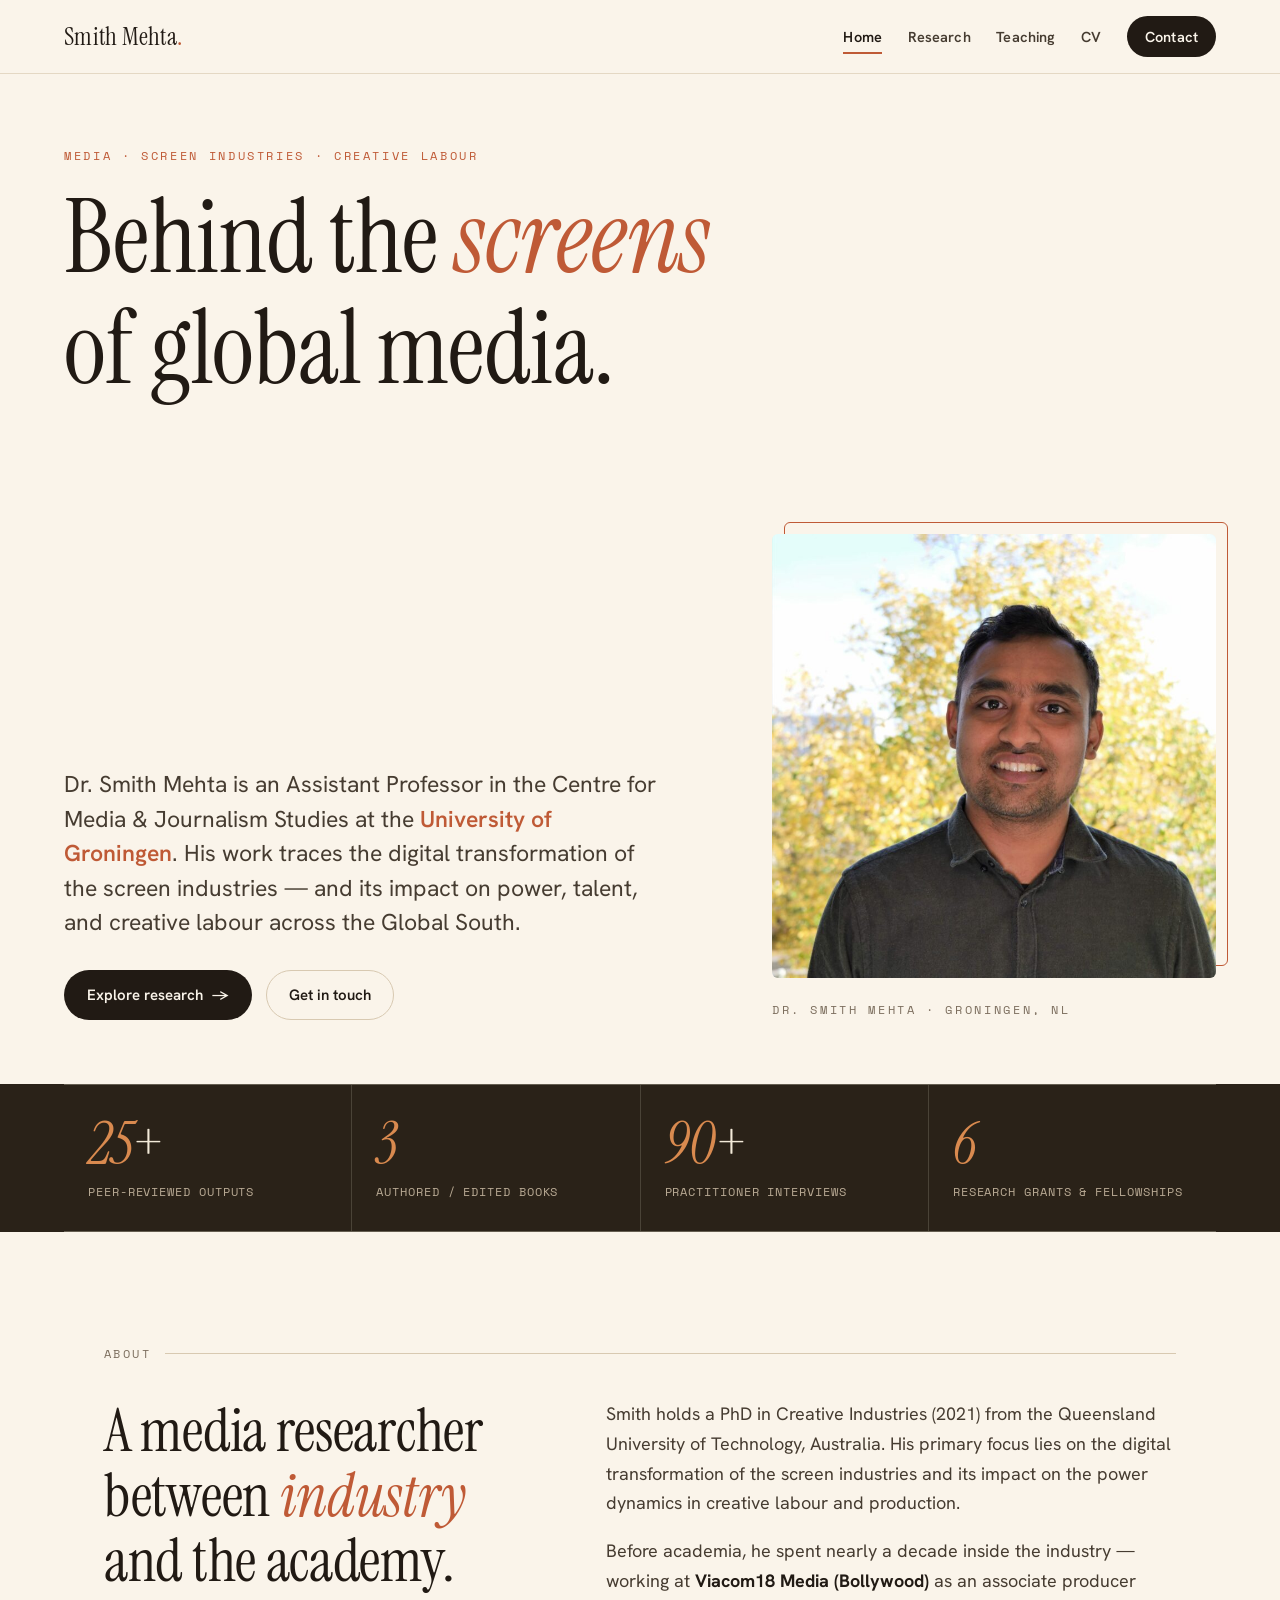
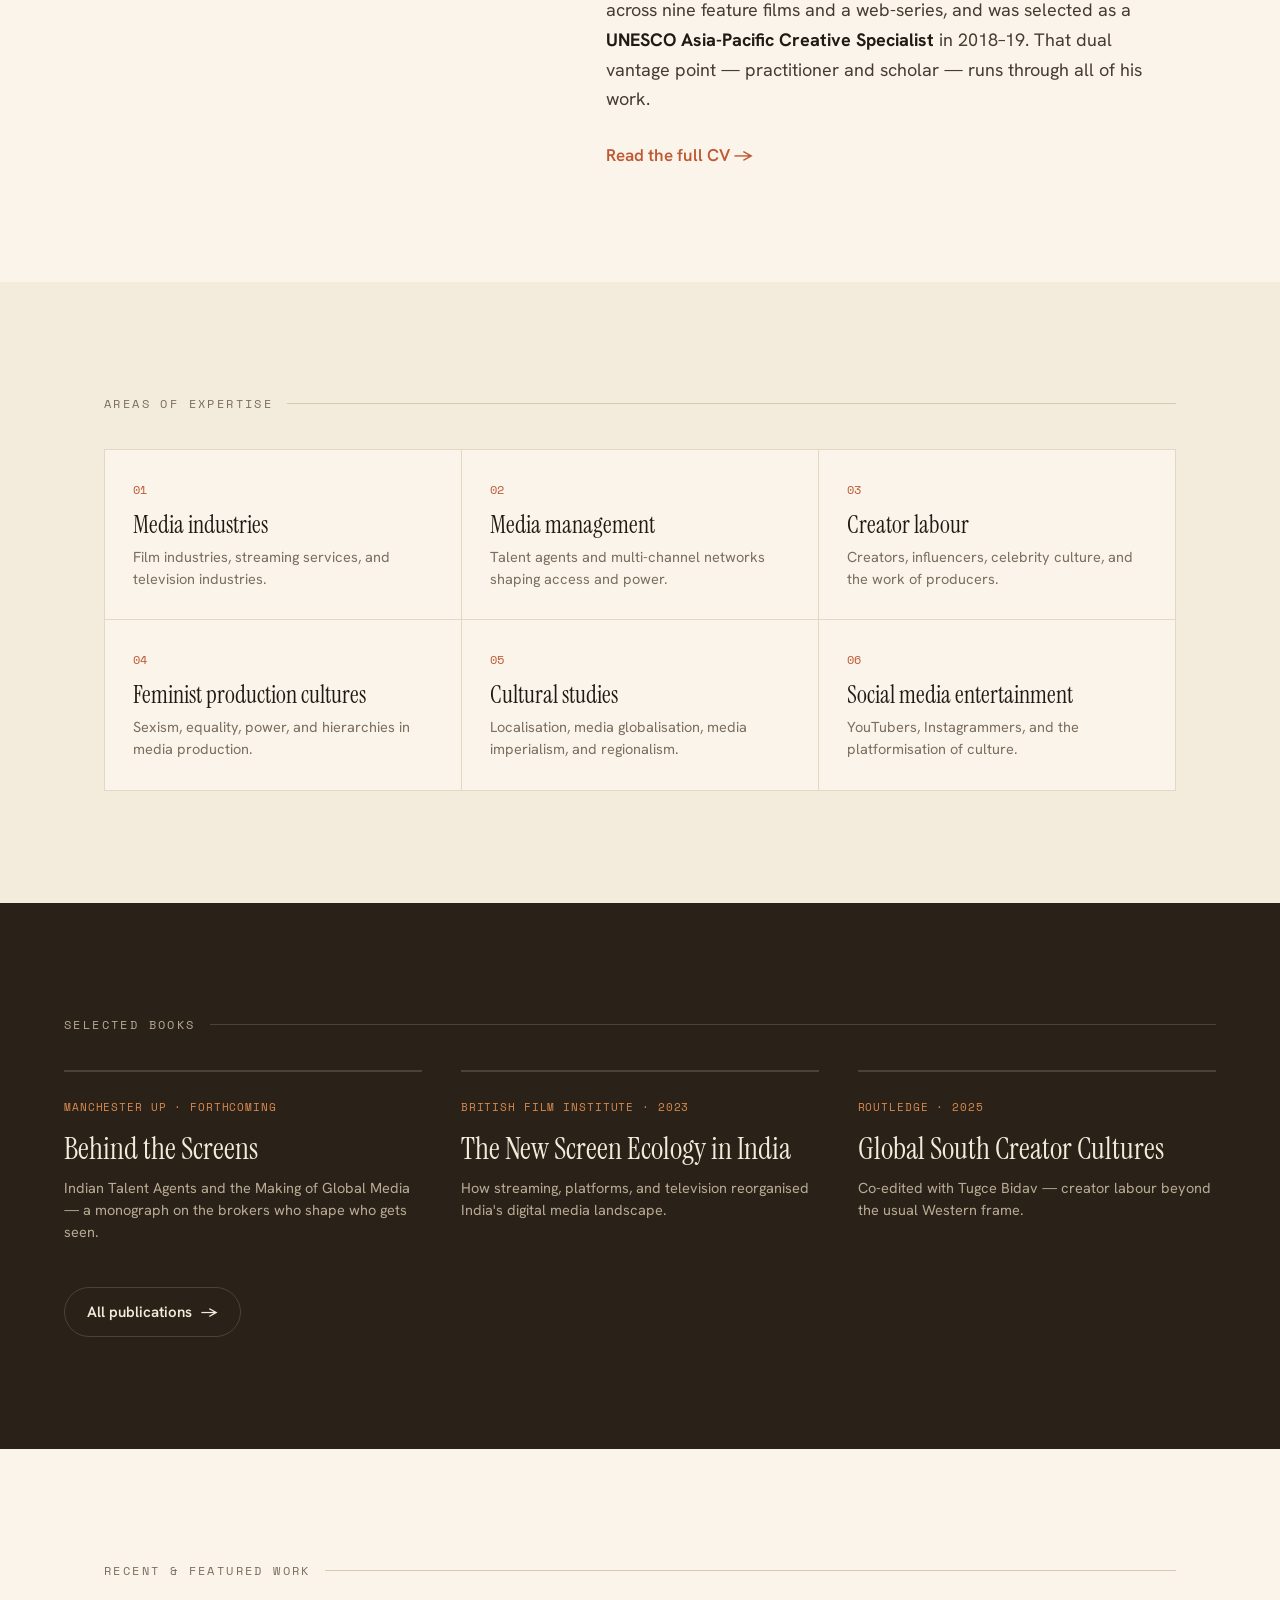
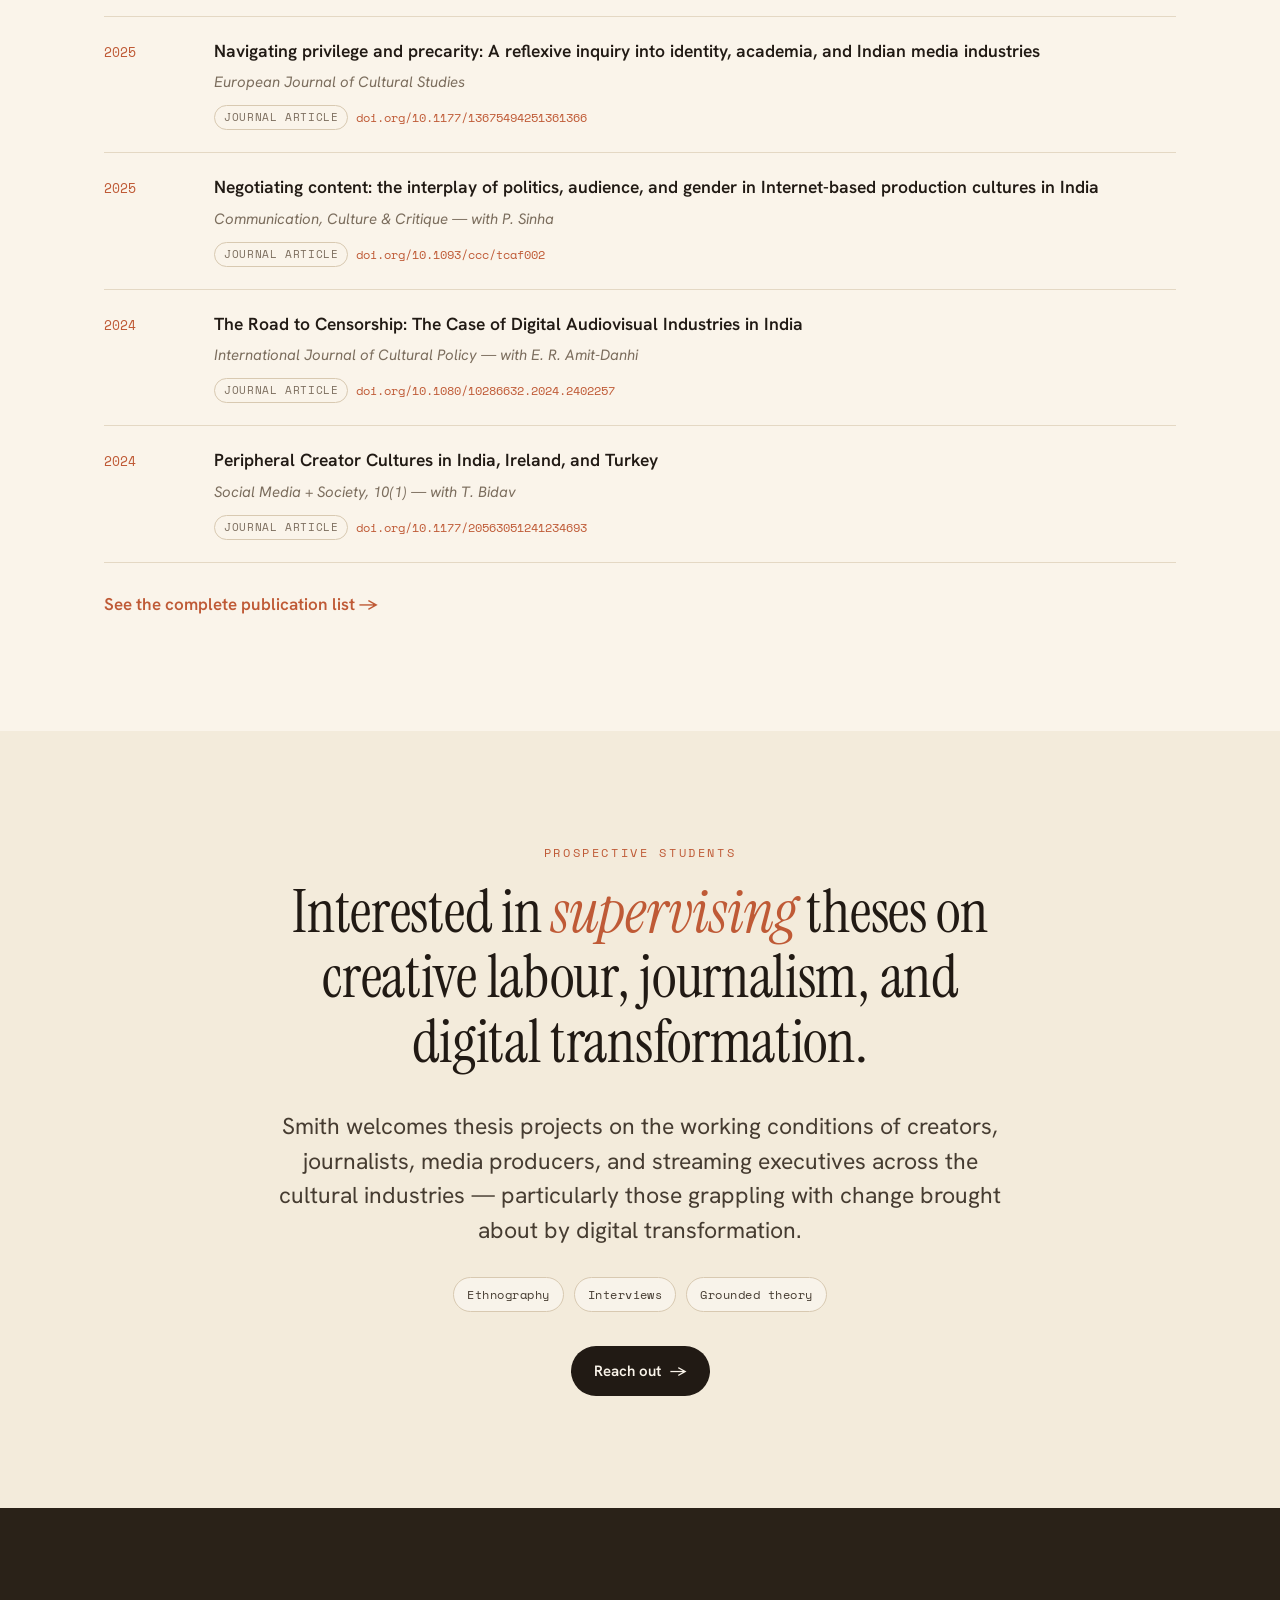
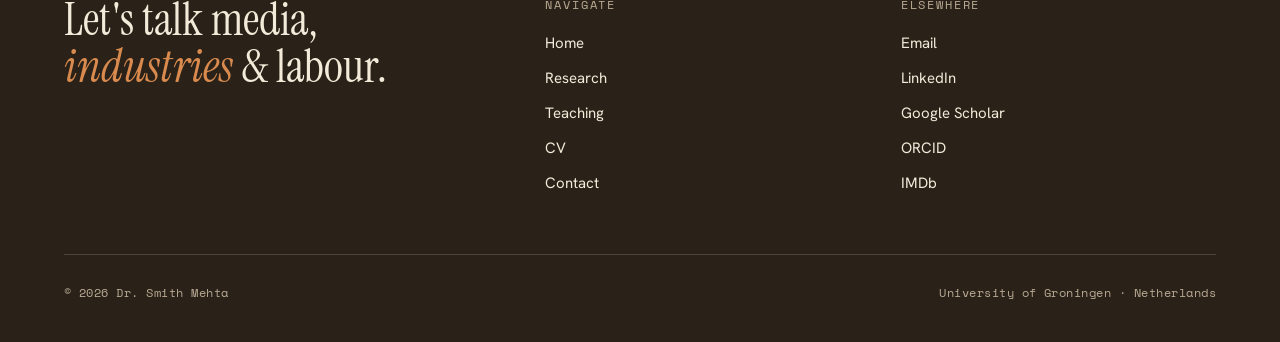
<file: index.html>
<!DOCTYPE html>
<html lang="en">
<head>
<meta charset="UTF-8" />
<meta name="viewport" content="width=device-width, initial-scale=1.0" />
<title>Dr. Smith Mehta — Media Researcher, University of Groningen</title>
<meta name="description" content="Dr. Smith Mehta is an Assistant Professor at the University of Groningen, researching the digital transformation of the screen industries and creative labour across the Global South." />
<link rel="preconnect" href="https://fonts.googleapis.com" />
<link rel="preconnect" href="https://fonts.gstatic.com" crossorigin />
<link rel="stylesheet" href="style.css" />
</head>
<body>

<!-- ===================== HEADER ===================== -->
<header class="site-header">
  <div class="bar">
    <a class="brand" href="index.html">Smith Mehta<span class="dot">.</span></a>
    <button class="nav-toggle" aria-label="Menu"><span></span><span></span><span></span></button>
    <nav class="nav">
      <a href="index.html" class="active">Home</a>
      <a href="research.html">Research</a>
      <a href="teaching.html">Teaching</a>
      <a href="cv.html">CV</a>
      <a href="contact.html" class="pill">Contact</a>
    </nav>
  </div>
</header>

<!-- ===================== HERO ===================== -->
<section class="section" style="padding-top: clamp(40px,6vw,72px); padding-bottom: clamp(40px,6vw,64px);">
  <div class="container container--wide">
    <p class="kicker">Media · Screen Industries · Creative Labour</p>
    <h1 class="display" style="max-width: 14ch;">Behind the <em>screens</em> of global media.</h1>
    <div style="display:grid; grid-template-columns: 1.45fr 1fr; gap: clamp(32px,5vw,72px); align-items:end; margin-top: clamp(36px,5vw,56px);" class="hero-grid">
      <div>
        <p class="lead" style="max-width: 46ch;">Dr. Smith Mehta is an Assistant Professor in the Centre for Media &amp; Journalism Studies at the <b>University of Groningen</b>. His work traces the digital transformation of the screen industries — and its impact on power, talent, and creative labour across the Global South.</p>
        <div style="display:flex; gap:14px; flex-wrap:wrap; margin-top:30px;">
          <a class="btn btn--solid" href="research.html">Explore research <span class="arr">→</span></a>
          <a class="btn btn--ghost" href="contact.html">Get in touch</a>
        </div>
      </div>
      <figure style="margin:0;">
        <div style="position:relative;">
          <img src="assets/smith-mehta.jpg" alt="Portrait of Dr. Smith Mehta" style="width:100%; aspect-ratio:1/1; object-fit:cover; border-radius:6px; position:relative; z-index:1;" />
          <span style="position:absolute; inset:-12px -12px 12px 12px; border:1px solid var(--clay); border-radius:6px; z-index:0;"></span>
        </div>
        <figcaption class="kicker" style="margin:22px 0 0; color:var(--muted);">Dr. Smith Mehta · Groningen, NL</figcaption>
      </figure>
    </div>
  </div>
</section>

<!-- ===================== STATS ===================== -->
<section class="deep">
  <div class="container container--wide" style="padding-top:0; padding-bottom:0;">
    <div class="stat-row">
      <div class="stat"><div class="num"><em>25</em>+</div><div class="lbl">Peer-reviewed outputs</div></div>
      <div class="stat"><div class="num"><em>3</em></div><div class="lbl">Authored / edited books</div></div>
      <div class="stat"><div class="num"><em>90</em>+</div><div class="lbl">Practitioner interviews</div></div>
      <div class="stat"><div class="num"><em>6</em></div><div class="lbl">Research grants &amp; fellowships</div></div>
    </div>
  </div>
</section>

<!-- ===================== ABOUT ===================== -->
<section class="section" id="about">
  <div class="container">
    <p class="section-label">About</p>
    <div style="display:grid; grid-template-columns: 1fr 1.3fr; gap: clamp(28px,5vw,64px);" class="about-grid">
      <div>
        <h2 class="display">A media researcher between <em>industry</em> and the academy.</h2>
      </div>
      <div>
        <p style="font-size:18px; line-height:1.65; margin-top:0; color:var(--ink-soft);">Smith holds a PhD in Creative Industries (2021) from the Queensland University of Technology, Australia. His primary focus lies on the digital transformation of the screen industries and its impact on the power dynamics in creative labour and production.</p>
        <p style="font-size:18px; line-height:1.65; color:var(--ink-soft);">Before academia, he spent nearly a decade inside the industry — working at <b style="color:var(--ink)">Viacom18 Media (Bollywood)</b> as an associate producer across nine feature films and a web-series, and was selected as a <b style="color:var(--ink)">UNESCO Asia-Pacific Creative Specialist</b> in 2018–19. That dual vantage point — practitioner and scholar — runs through all of his work.</p>
        <a class="tlink" href="cv.html" style="display:inline-block; margin-top:10px;">Read the full CV →</a>
      </div>
    </div>
  </div>
</section>

<!-- ===================== EXPERTISE ===================== -->
<section class="section alt" id="areas">
  <div class="container">
    <p class="section-label">Areas of expertise</p>
    <div class="exp-grid">
      <div class="exp-cell"><div class="n">01</div><h3>Media industries</h3><p>Film industries, streaming services, and television industries.</p></div>
      <div class="exp-cell"><div class="n">02</div><h3>Media management</h3><p>Talent agents and multi-channel networks shaping access and power.</p></div>
      <div class="exp-cell"><div class="n">03</div><h3>Creator labour</h3><p>Creators, influencers, celebrity culture, and the work of producers.</p></div>
      <div class="exp-cell"><div class="n">04</div><h3>Feminist production cultures</h3><p>Sexism, equality, power, and hierarchies in media production.</p></div>
      <div class="exp-cell"><div class="n">05</div><h3>Cultural studies</h3><p>Localisation, media globalisation, media imperialism, and regionalism.</p></div>
      <div class="exp-cell"><div class="n">06</div><h3>Social media entertainment</h3><p>YouTubers, Instagrammers, and the platformisation of culture.</p></div>
    </div>
  </div>
</section>

<!-- ===================== BOOKS ===================== -->
<section class="section deep" id="books">
  <div class="container container--wide">
    <p class="section-label">Selected books</p>
    <div class="book-row">
      <article class="book-card">
        <span class="tag">Manchester UP · Forthcoming</span>
        <h3>Behind the Screens</h3>
        <p>Indian Talent Agents and the Making of Global Media — a monograph on the brokers who shape who gets seen.</p>
      </article>
      <article class="book-card">
        <span class="tag">British Film Institute · 2023</span>
        <h3>The New Screen Ecology in India</h3>
        <p>How streaming, platforms, and television reorganised India's digital media landscape.</p>
      </article>
      <article class="book-card">
        <span class="tag">Routledge · 2025</span>
        <h3>Global South Creator Cultures</h3>
        <p>Co-edited with Tugce Bidav — creator labour beyond the usual Western frame.</p>
      </article>
    </div>
    <a class="btn btn--ghost" href="research.html" style="margin-top:44px;">All publications <span class="arr">→</span></a>
  </div>
</section>

<!-- ===================== FEATURED PUBLICATIONS ===================== -->
<section class="section" id="featured">
  <div class="container">
    <p class="section-label">Recent &amp; featured work</p>
    <div class="pub-list">
      <article class="pub">
        <div class="yr">2025</div>
        <div class="body">
          <p class="title">Navigating privilege and precarity: A reflexive inquiry into identity, academia, and Indian media industries</p>
          <span class="venue">European Journal of Cultural Studies</span>
          <div class="meta"><span class="badge">Journal article</span><a class="doi" href="https://doi.org/10.1177/13675494251361366" target="_blank" rel="noopener">doi.org/10.1177/13675494251361366</a></div>
        </div>
      </article>
      <article class="pub">
        <div class="yr">2025</div>
        <div class="body">
          <p class="title">Negotiating content: the interplay of politics, audience, and gender in Internet-based production cultures in India</p>
          <span class="venue">Communication, Culture &amp; Critique — with P. Sinha</span>
          <div class="meta"><span class="badge">Journal article</span><a class="doi" href="https://doi.org/10.1093/ccc/tcaf002" target="_blank" rel="noopener">doi.org/10.1093/ccc/tcaf002</a></div>
        </div>
      </article>
      <article class="pub">
        <div class="yr">2024</div>
        <div class="body">
          <p class="title">The Road to Censorship: The Case of Digital Audiovisual Industries in India</p>
          <span class="venue">International Journal of Cultural Policy — with E. R. Amit-Danhi</span>
          <div class="meta"><span class="badge">Journal article</span><a class="doi" href="https://doi.org/10.1080/10286632.2024.2402257" target="_blank" rel="noopener">doi.org/10.1080/10286632.2024.2402257</a></div>
        </div>
      </article>
      <article class="pub">
        <div class="yr">2024</div>
        <div class="body">
          <p class="title">Peripheral Creator Cultures in India, Ireland, and Turkey</p>
          <span class="venue">Social Media + Society, 10(1) — with T. Bidav</span>
          <div class="meta"><span class="badge">Journal article</span><a class="doi" href="https://doi.org/10.1177/20563051241234693" target="_blank" rel="noopener">doi.org/10.1177/20563051241234693</a></div>
        </div>
      </article>
    </div>
    <a class="tlink" href="research.html" style="display:inline-block; margin-top:28px;">See the complete publication list →</a>
  </div>
</section>

<!-- ===================== SUPERVISING CTA ===================== -->
<section class="section alt" id="supervising">
  <div class="container" style="text-align:center; max-width:880px;">
    <p class="kicker" style="justify-content:center;">Prospective students</p>
    <h2 class="display" style="margin-bottom:24px;">Interested in <em>supervising</em> theses on creative labour, journalism, and digital transformation.</h2>
    <p class="lead" style="margin:0 auto 30px; max-width:60ch;">Smith welcomes thesis projects on the working conditions of creators, journalists, media producers, and streaming executives across the cultural industries — particularly those grappling with change brought about by digital transformation.</p>
    <div class="chips" style="justify-content:center;">
      <span class="chip">Ethnography</span>
      <span class="chip">Interviews</span>
      <span class="chip">Grounded theory</span>
    </div>
    <div style="margin-top:34px;"><a class="btn btn--solid" href="contact.html">Reach out <span class="arr">→</span></a></div>
  </div>
</section>

<!-- ===================== FOOTER ===================== -->
<footer class="site-footer">
  <div class="container container--wide">
    <div class="foot-top">
      <div class="big">Let's talk media,<br/><em>industries</em> &amp; labour.</div>
      <div class="foot-col">
        <h4>Navigate</h4>
        <a href="index.html">Home</a>
        <a href="research.html">Research</a>
        <a href="teaching.html">Teaching</a>
        <a href="cv.html">CV</a>
        <a href="contact.html">Contact</a>
      </div>
      <div class="foot-col">
        <h4>Elsewhere</h4>
        <a href="mailto:smitmehta9591@gmail.com">Email</a>
        <a href="https://www.linkedin.com/in/smithmehta" target="_blank" rel="noopener">LinkedIn</a>
        <a href="https://scholar.google.com/" target="_blank" rel="noopener">Google Scholar</a>
        <a href="https://orcid.org/" target="_blank" rel="noopener">ORCID</a>
        <a href="https://www.imdb.com/name/nm14310551/" target="_blank" rel="noopener">IMDb</a>
      </div>
    </div>
    <div class="foot-bottom">
      <span>© 2026 Dr. Smith Mehta</span>
      <span>University of Groningen · Netherlands</span>
    </div>
  </div>
</footer>

<script src="site.js"></script>
</body>
</html>
</file>
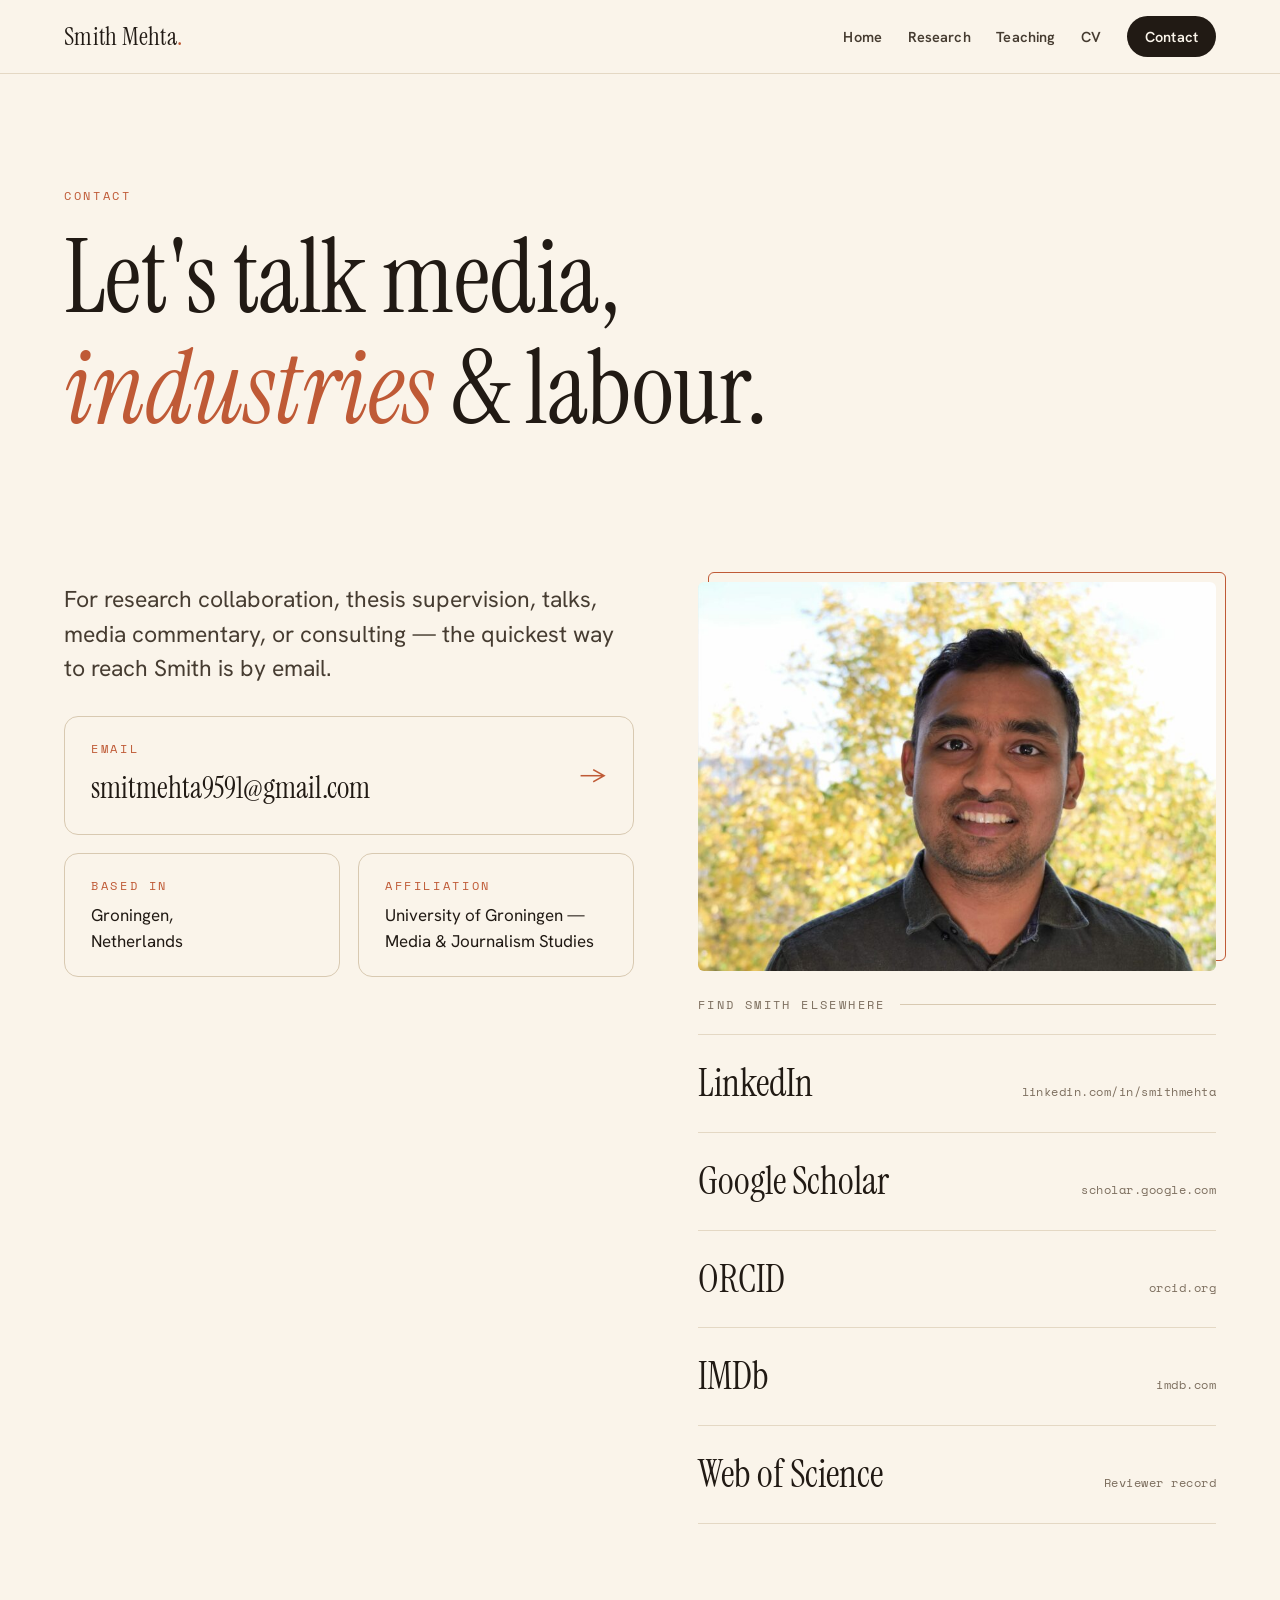
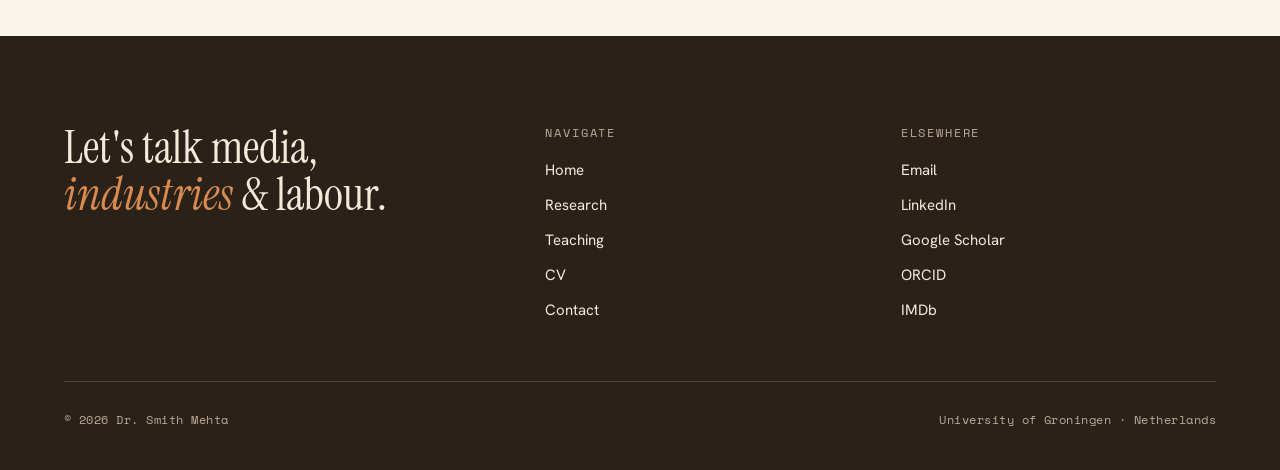
<file: contact.html>
<!DOCTYPE html>
<html lang="en">
<head>
<meta charset="UTF-8" />
<meta name="viewport" content="width=device-width, initial-scale=1.0" />
<title>Contact — Dr. Smith Mehta</title>
<meta name="description" content="Get in touch with Dr. Smith Mehta — University of Groningen. Email, LinkedIn, Google Scholar, ORCID, and IMDb." />
<link rel="preconnect" href="https://fonts.googleapis.com" />
<link rel="preconnect" href="https://fonts.gstatic.com" crossorigin />
<link rel="stylesheet" href="style.css" />
</head>
<body>

<header class="site-header">
  <div class="bar">
    <a class="brand" href="index.html">Smith Mehta<span class="dot">.</span></a>
    <button class="nav-toggle" aria-label="Menu"><span></span><span></span><span></span></button>
    <nav class="nav">
      <a href="index.html">Home</a>
      <a href="research.html">Research</a>
      <a href="teaching.html">Teaching</a>
      <a href="cv.html">CV</a>
      <a href="contact.html" class="pill active" style="">Contact</a>
    </nav>
  </div>
</header>

<!-- ===================== CONTACT ===================== -->
<section class="section">
  <div class="container container--wide">
    <p class="kicker">Contact</p>
    <h1 class="display" style="max-width:16ch;">Let's talk media, <em>industries</em> &amp; labour.</h1>

    <div style="display:grid; grid-template-columns: 1.1fr 1fr; gap:clamp(32px,5vw,72px); margin-top:clamp(40px,6vw,64px); align-items:start;" class="contact-grid">

      <!-- Left: details -->
      <div>
        <p class="lead" style="max-width:48ch; margin-top:0;">For research collaboration, thesis supervision, talks, media commentary, or consulting — the quickest way to reach Smith is by email.</p>

        <a href="mailto:smitmehta9591@gmail.com" style="display:flex; align-items:center; justify-content:space-between; gap:20px; text-decoration:none; color:var(--ink); border:1px solid var(--line-2); border-radius:14px; padding:22px 26px; margin:30px 0 0; transition:border-color .18s, background .18s;" onmouseover="this.style.borderColor='var(--clay)';this.style.background='rgba(191,90,54,0.04)'" onmouseout="this.style.borderColor='var(--line-2)';this.style.background='transparent'">
          <span>
            <span class="kicker" style="margin-bottom:6px; display:block;">Email</span>
            <span style="font-family:var(--display); font-size:clamp(22px,2.6vw,30px);">smitmehta9591@gmail.com</span>
          </span>
          <span style="font-size:24px; color:var(--clay);">→</span>
        </a>

        <div style="display:grid; grid-template-columns:1fr 1fr; gap:18px; margin-top:18px;" class="loc-grid">
          <div style="border:1px solid var(--line-2); border-radius:14px; padding:22px 26px;">
            <span class="kicker" style="margin-bottom:8px; display:block;">Based in</span>
            <div style="font-size:17px; line-height:1.5;">Groningen,<br/>Netherlands</div>
          </div>
          <div style="border:1px solid var(--line-2); border-radius:14px; padding:22px 26px;">
            <span class="kicker" style="margin-bottom:8px; display:block;">Affiliation</span>
            <div style="font-size:17px; line-height:1.5;">University of Groningen — Media &amp; Journalism Studies</div>
          </div>
        </div>
      </div>

      <!-- Right: links / photo -->
      <div>
        <figure style="margin:0 0 24px;">
          <div style="position:relative;">
            <img src="assets/smith-mehta.jpg" alt="Portrait of Dr. Smith Mehta" style="width:100%; aspect-ratio:4/3; object-fit:cover; object-position:50% 28%; border-radius:6px; position:relative; z-index:1;" />
            <span style="position:absolute; inset:-10px -10px 10px 10px; border:1px solid var(--clay); border-radius:6px; z-index:0;"></span>
          </div>
        </figure>

        <p class="section-label" style="margin-bottom:20px;">Find Smith elsewhere</p>
        <div style="display:flex; flex-direction:column; gap:0;">
          <a class="social" href="https://www.linkedin.com/in/smithmehta" target="_blank" rel="noopener">LinkedIn <span class="h">linkedin.com/in/smithmehta</span></a>
          <a class="social" href="https://scholar.google.com/" target="_blank" rel="noopener">Google Scholar <span class="h">scholar.google.com</span></a>
          <a class="social" href="https://orcid.org/" target="_blank" rel="noopener">ORCID <span class="h">orcid.org</span></a>
          <a class="social" href="https://www.imdb.com/name/nm14310551/" target="_blank" rel="noopener">IMDb <span class="h">imdb.com</span></a>
          <a class="social" href="https://www.webofscience.com/wos/author/record/AAY-8425-2020" target="_blank" rel="noopener">Web of Science <span class="h">Reviewer record</span></a>
        </div>
      </div>

    </div>
  </div>
</section>

<style>
  .social {
    display:flex; align-items:baseline; justify-content:space-between; gap:16px;
    text-decoration:none; color:var(--ink);
    font-family:var(--display); font-size:clamp(24px,3.4vw,38px);
    padding:18px 0; border-top:1px solid var(--line);
    transition:color .18s, padding-left .18s;
  }
  .social:last-child { border-bottom:1px solid var(--line); }
  .social .h { font-family:var(--mono); font-size:12px; letter-spacing:0.04em; color:var(--muted); font-weight:400; }
  .social:hover { color:var(--clay); padding-left:10px; }
  .social:hover .h { color:var(--clay); }
  @media (max-width:900px){ .contact-grid{ grid-template-columns:1fr; } }
  @media (max-width:520px){ .loc-grid{ grid-template-columns:1fr; } }
</style>

<!-- ===================== FOOTER ===================== -->
<footer class="site-footer">
  <div class="container container--wide">
    <div class="foot-top">
      <div class="big">Let's talk media,<br/><em>industries</em> &amp; labour.</div>
      <div class="foot-col">
        <h4>Navigate</h4>
        <a href="index.html">Home</a>
        <a href="research.html">Research</a>
        <a href="teaching.html">Teaching</a>
        <a href="cv.html">CV</a>
        <a href="contact.html">Contact</a>
      </div>
      <div class="foot-col">
        <h4>Elsewhere</h4>
        <a href="mailto:smitmehta9591@gmail.com">Email</a>
        <a href="https://www.linkedin.com/in/smithmehta" target="_blank" rel="noopener">LinkedIn</a>
        <a href="https://scholar.google.com/" target="_blank" rel="noopener">Google Scholar</a>
        <a href="https://orcid.org/" target="_blank" rel="noopener">ORCID</a>
        <a href="https://www.imdb.com/name/nm14310551/" target="_blank" rel="noopener">IMDb</a>
      </div>
    </div>
    <div class="foot-bottom">
      <span>© 2026 Dr. Smith Mehta</span>
      <span>University of Groningen · Netherlands</span>
    </div>
  </div>
</footer>

<script src="site.js"></script>
</body>
</html>
</file>
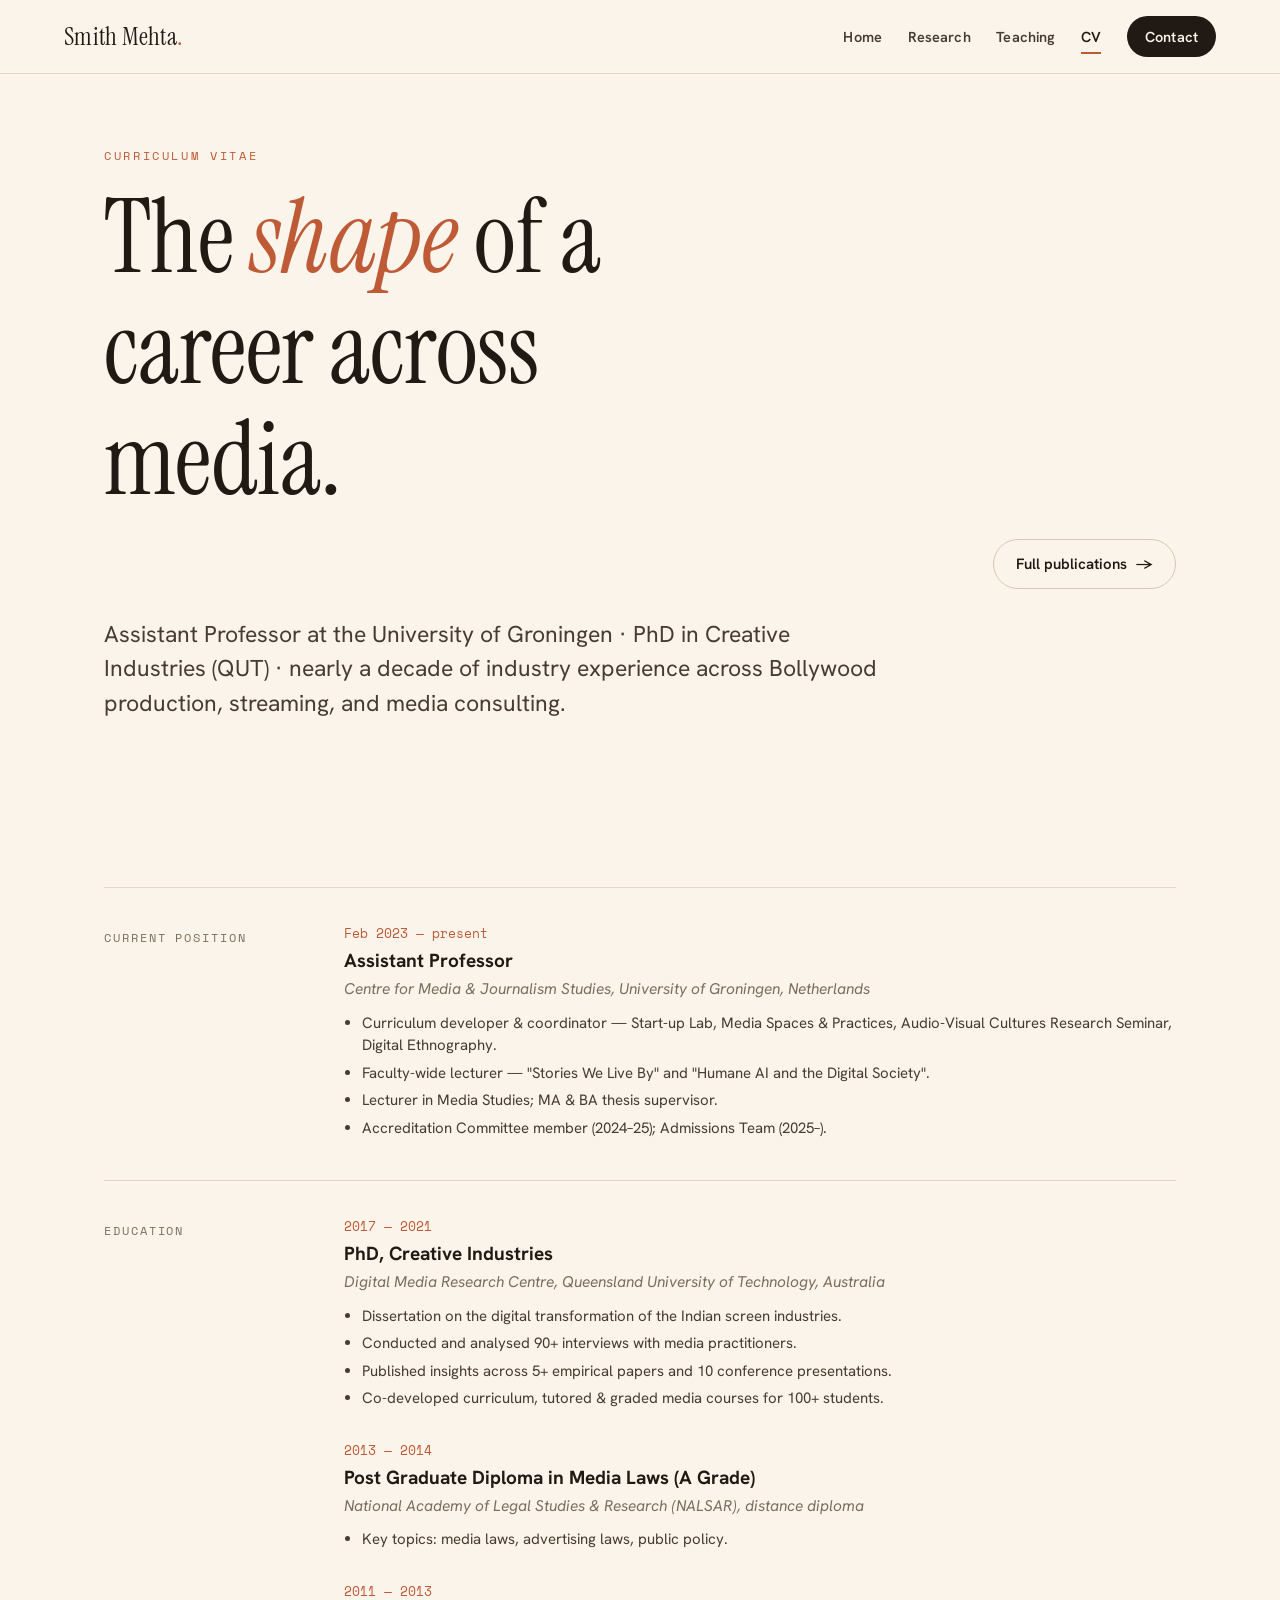
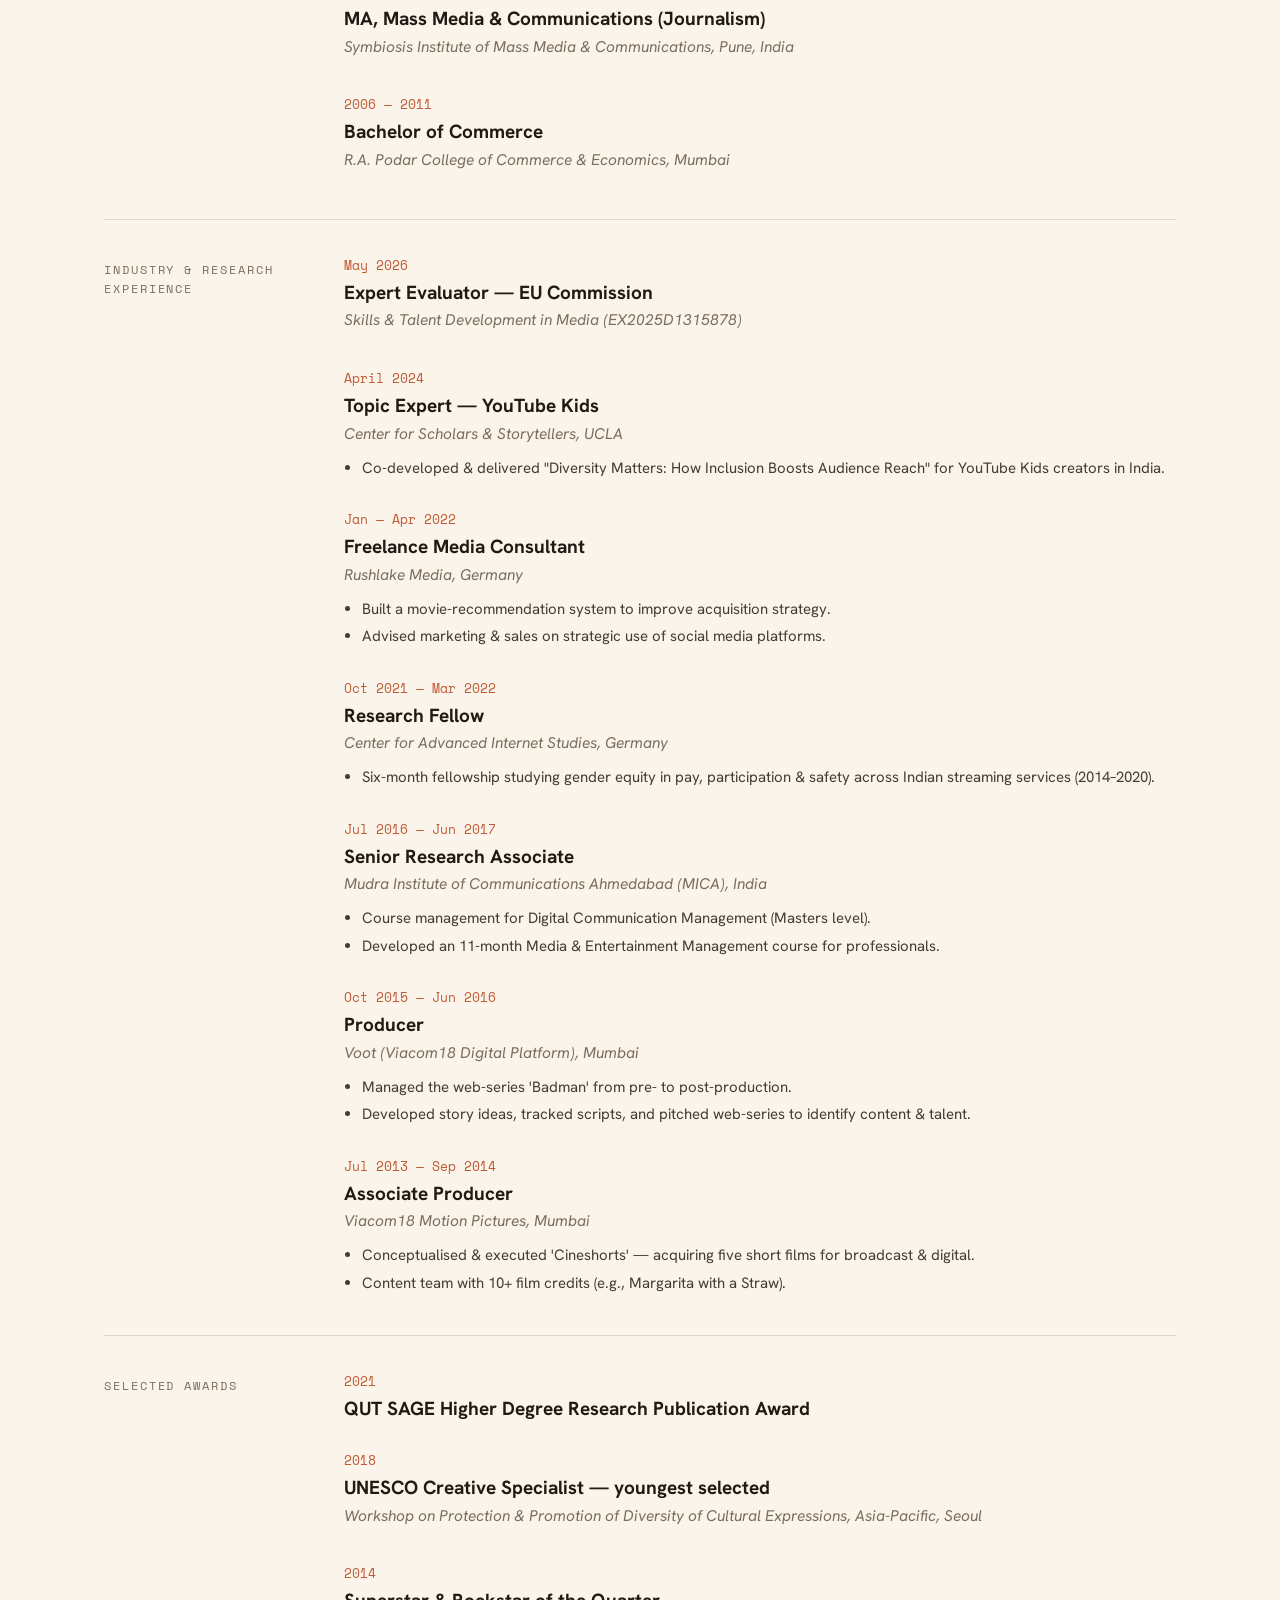
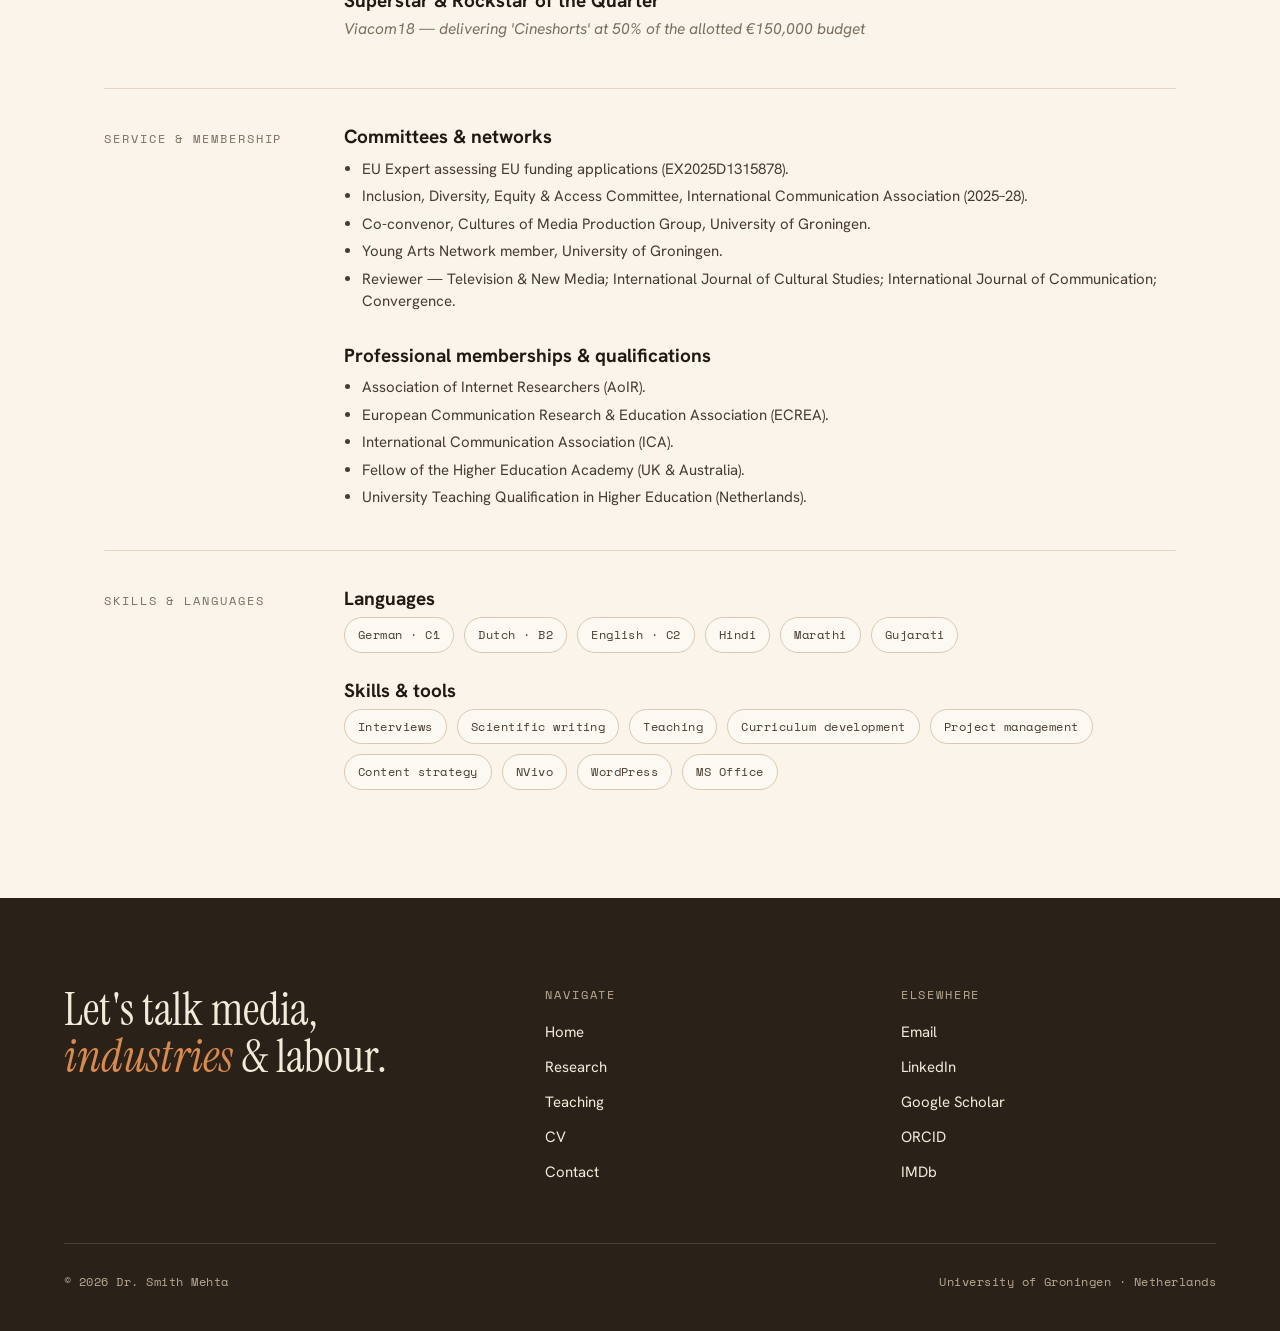
<file: cv.html>
<!DOCTYPE html>
<html lang="en">
<head>
<meta charset="UTF-8" />
<meta name="viewport" content="width=device-width, initial-scale=1.0" />
<title>Curriculum Vitae — Dr. Smith Mehta</title>
<meta name="description" content="Full curriculum vitae of Dr. Smith Mehta: appointments, education, industry experience, awards, service, and skills." />
<link rel="preconnect" href="https://fonts.googleapis.com" />
<link rel="preconnect" href="https://fonts.gstatic.com" crossorigin />
<link rel="stylesheet" href="style.css" />
</head>
<body>

<header class="site-header">
  <div class="bar">
    <a class="brand" href="index.html">Smith Mehta<span class="dot">.</span></a>
    <button class="nav-toggle" aria-label="Menu"><span></span><span></span><span></span></button>
    <nav class="nav">
      <a href="index.html">Home</a>
      <a href="research.html">Research</a>
      <a href="teaching.html">Teaching</a>
      <a href="cv.html" class="active">CV</a>
      <a href="contact.html" class="pill">Contact</a>
    </nav>
  </div>
</header>

<!-- ===================== PAGE HERO ===================== -->
<section class="section section--tight">
  <div class="container">
    <p class="kicker">Curriculum Vitae</p>
    <div style="display:flex; justify-content:space-between; align-items:flex-end; flex-wrap:wrap; gap:24px;">
      <h1 class="display" style="max-width:14ch;">The <em>shape</em> of a career across media.</h1>
      <a class="btn btn--ghost" href="research.html">Full publications <span class="arr">→</span></a>
    </div>
    <p class="lead" style="max-width:60ch; margin-top:28px;">Assistant Professor at the University of Groningen · PhD in Creative Industries (QUT) · nearly a decade of industry experience across Bollywood production, streaming, and media consulting.</p>
  </div>
</section>

<!-- ===================== CV BODY ===================== -->
<section class="section section--tight">
  <div class="container">

    <div class="cv-group">
      <div class="cv-group__label">Current position</div>
      <div>
        <div class="cv-entry">
          <div class="when">Feb 2023 — present</div>
          <h3>Assistant Professor</h3>
          <div class="where">Centre for Media &amp; Journalism Studies, University of Groningen, Netherlands</div>
          <ul>
            <li>Curriculum developer &amp; coordinator — Start-up Lab, Media Spaces &amp; Practices, Audio-Visual Cultures Research Seminar, Digital Ethnography.</li>
            <li>Faculty-wide lecturer — "Stories We Live By" and "Humane AI and the Digital Society".</li>
            <li>Lecturer in Media Studies; MA &amp; BA thesis supervisor.</li>
            <li>Accreditation Committee member (2024–25); Admissions Team (2025–).</li>
          </ul>
        </div>
      </div>
    </div>

    <div class="cv-group">
      <div class="cv-group__label">Education</div>
      <div>
        <div class="cv-entry">
          <div class="when">2017 — 2021</div>
          <h3>PhD, Creative Industries</h3>
          <div class="where">Digital Media Research Centre, Queensland University of Technology, Australia</div>
          <ul>
            <li>Dissertation on the digital transformation of the Indian screen industries.</li>
            <li>Conducted and analysed 90+ interviews with media practitioners.</li>
            <li>Published insights across 5+ empirical papers and 10 conference presentations.</li>
            <li>Co-developed curriculum, tutored &amp; graded media courses for 100+ students.</li>
          </ul>
        </div>
        <div class="cv-entry">
          <div class="when">2013 — 2014</div>
          <h3>Post Graduate Diploma in Media Laws (A Grade)</h3>
          <div class="where">National Academy of Legal Studies &amp; Research (NALSAR), distance diploma</div>
          <ul><li>Key topics: media laws, advertising laws, public policy.</li></ul>
        </div>
        <div class="cv-entry">
          <div class="when">2011 — 2013</div>
          <h3>MA, Mass Media &amp; Communications (Journalism)</h3>
          <div class="where">Symbiosis Institute of Mass Media &amp; Communications, Pune, India</div>
        </div>
        <div class="cv-entry">
          <div class="when">2006 — 2011</div>
          <h3>Bachelor of Commerce</h3>
          <div class="where">R.A. Podar College of Commerce &amp; Economics, Mumbai</div>
        </div>
      </div>
    </div>

    <div class="cv-group">
      <div class="cv-group__label">Industry &amp; research experience</div>
      <div>
        <div class="cv-entry">
          <div class="when">May 2026</div>
          <h3>Expert Evaluator — EU Commission</h3>
          <div class="where">Skills &amp; Talent Development in Media (EX2025D1315878)</div>
        </div>
        <div class="cv-entry">
          <div class="when">April 2024</div>
          <h3>Topic Expert — YouTube Kids</h3>
          <div class="where">Center for Scholars &amp; Storytellers, UCLA</div>
          <ul><li>Co-developed &amp; delivered "Diversity Matters: How Inclusion Boosts Audience Reach" for YouTube Kids creators in India.</li></ul>
        </div>
        <div class="cv-entry">
          <div class="when">Jan — Apr 2022</div>
          <h3>Freelance Media Consultant</h3>
          <div class="where">Rushlake Media, Germany</div>
          <ul>
            <li>Built a movie-recommendation system to improve acquisition strategy.</li>
            <li>Advised marketing &amp; sales on strategic use of social media platforms.</li>
          </ul>
        </div>
        <div class="cv-entry">
          <div class="when">Oct 2021 — Mar 2022</div>
          <h3>Research Fellow</h3>
          <div class="where">Center for Advanced Internet Studies, Germany</div>
          <ul><li>Six-month fellowship studying gender equity in pay, participation &amp; safety across Indian streaming services (2014–2020).</li></ul>
        </div>
        <div class="cv-entry">
          <div class="when">Jul 2016 — Jun 2017</div>
          <h3>Senior Research Associate</h3>
          <div class="where">Mudra Institute of Communications Ahmedabad (MICA), India</div>
          <ul>
            <li>Course management for Digital Communication Management (Masters level).</li>
            <li>Developed an 11-month Media &amp; Entertainment Management course for professionals.</li>
          </ul>
        </div>
        <div class="cv-entry">
          <div class="when">Oct 2015 — Jun 2016</div>
          <h3>Producer</h3>
          <div class="where">Voot (Viacom18 Digital Platform), Mumbai</div>
          <ul>
            <li>Managed the web-series 'Badman' from pre- to post-production.</li>
            <li>Developed story ideas, tracked scripts, and pitched web-series to identify content &amp; talent.</li>
          </ul>
        </div>
        <div class="cv-entry">
          <div class="when">Jul 2013 — Sep 2014</div>
          <h3>Associate Producer</h3>
          <div class="where">Viacom18 Motion Pictures, Mumbai</div>
          <ul>
            <li>Conceptualised &amp; executed 'Cineshorts' — acquiring five short films for broadcast &amp; digital.</li>
            <li>Content team with 10+ film credits (e.g., Margarita with a Straw).</li>
          </ul>
        </div>
      </div>
    </div>

    <div class="cv-group">
      <div class="cv-group__label">Selected awards</div>
      <div>
        <div class="cv-entry">
          <div class="when">2021</div>
          <h3>QUT SAGE Higher Degree Research Publication Award</h3>
        </div>
        <div class="cv-entry">
          <div class="when">2018</div>
          <h3>UNESCO Creative Specialist — youngest selected</h3>
          <div class="where">Workshop on Protection &amp; Promotion of Diversity of Cultural Expressions, Asia-Pacific, Seoul</div>
        </div>
        <div class="cv-entry">
          <div class="when">2014</div>
          <h3>Superstar &amp; Rockstar of the Quarter</h3>
          <div class="where">Viacom18 — delivering 'Cineshorts' at 50% of the allotted €150,000 budget</div>
        </div>
      </div>
    </div>

    <div class="cv-group">
      <div class="cv-group__label">Service &amp; membership</div>
      <div>
        <div class="cv-entry">
          <h3>Committees &amp; networks</h3>
          <ul>
            <li>EU Expert assessing EU funding applications (EX2025D1315878).</li>
            <li>Inclusion, Diversity, Equity &amp; Access Committee, International Communication Association (2025–28).</li>
            <li>Co-convenor, Cultures of Media Production Group, University of Groningen.</li>
            <li>Young Arts Network member, University of Groningen.</li>
            <li>Reviewer — Television &amp; New Media; International Journal of Cultural Studies; International Journal of Communication; Convergence.</li>
          </ul>
        </div>
        <div class="cv-entry">
          <h3>Professional memberships &amp; qualifications</h3>
          <ul>
            <li>Association of Internet Researchers (AoIR).</li>
            <li>European Communication Research &amp; Education Association (ECREA).</li>
            <li>International Communication Association (ICA).</li>
            <li>Fellow of the Higher Education Academy (UK &amp; Australia).</li>
            <li>University Teaching Qualification in Higher Education (Netherlands).</li>
          </ul>
        </div>
      </div>
    </div>

    <div class="cv-group">
      <div class="cv-group__label">Skills &amp; languages</div>
      <div>
        <div class="cv-entry">
          <h3>Languages</h3>
          <div class="chips" style="margin-top:6px;">
            <span class="chip">German · C1</span>
            <span class="chip">Dutch · B2</span>
            <span class="chip">English · C2</span>
            <span class="chip">Hindi</span>
            <span class="chip">Marathi</span>
            <span class="chip">Gujarati</span>
          </div>
        </div>
        <div class="cv-entry">
          <h3>Skills &amp; tools</h3>
          <div class="chips" style="margin-top:6px;">
            <span class="chip">Interviews</span>
            <span class="chip">Scientific writing</span>
            <span class="chip">Teaching</span>
            <span class="chip">Curriculum development</span>
            <span class="chip">Project management</span>
            <span class="chip">Content strategy</span>
            <span class="chip">NVivo</span>
            <span class="chip">WordPress</span>
            <span class="chip">MS Office</span>
          </div>
        </div>
      </div>
    </div>

  </div>
</section>

<!-- ===================== FOOTER ===================== -->
<footer class="site-footer">
  <div class="container container--wide">
    <div class="foot-top">
      <div class="big">Let's talk media,<br/><em>industries</em> &amp; labour.</div>
      <div class="foot-col">
        <h4>Navigate</h4>
        <a href="index.html">Home</a>
        <a href="research.html">Research</a>
        <a href="teaching.html">Teaching</a>
        <a href="cv.html">CV</a>
        <a href="contact.html">Contact</a>
      </div>
      <div class="foot-col">
        <h4>Elsewhere</h4>
        <a href="mailto:smitmehta9591@gmail.com">Email</a>
        <a href="https://www.linkedin.com/in/smithmehta" target="_blank" rel="noopener">LinkedIn</a>
        <a href="https://scholar.google.com/" target="_blank" rel="noopener">Google Scholar</a>
        <a href="https://orcid.org/" target="_blank" rel="noopener">ORCID</a>
        <a href="https://www.imdb.com/name/nm14310551/" target="_blank" rel="noopener">IMDb</a>
      </div>
    </div>
    <div class="foot-bottom">
      <span>© 2026 Dr. Smith Mehta</span>
      <span>University of Groningen · Netherlands</span>
    </div>
  </div>
</footer>

<script src="site.js"></script>
</body>
</html>
</file>
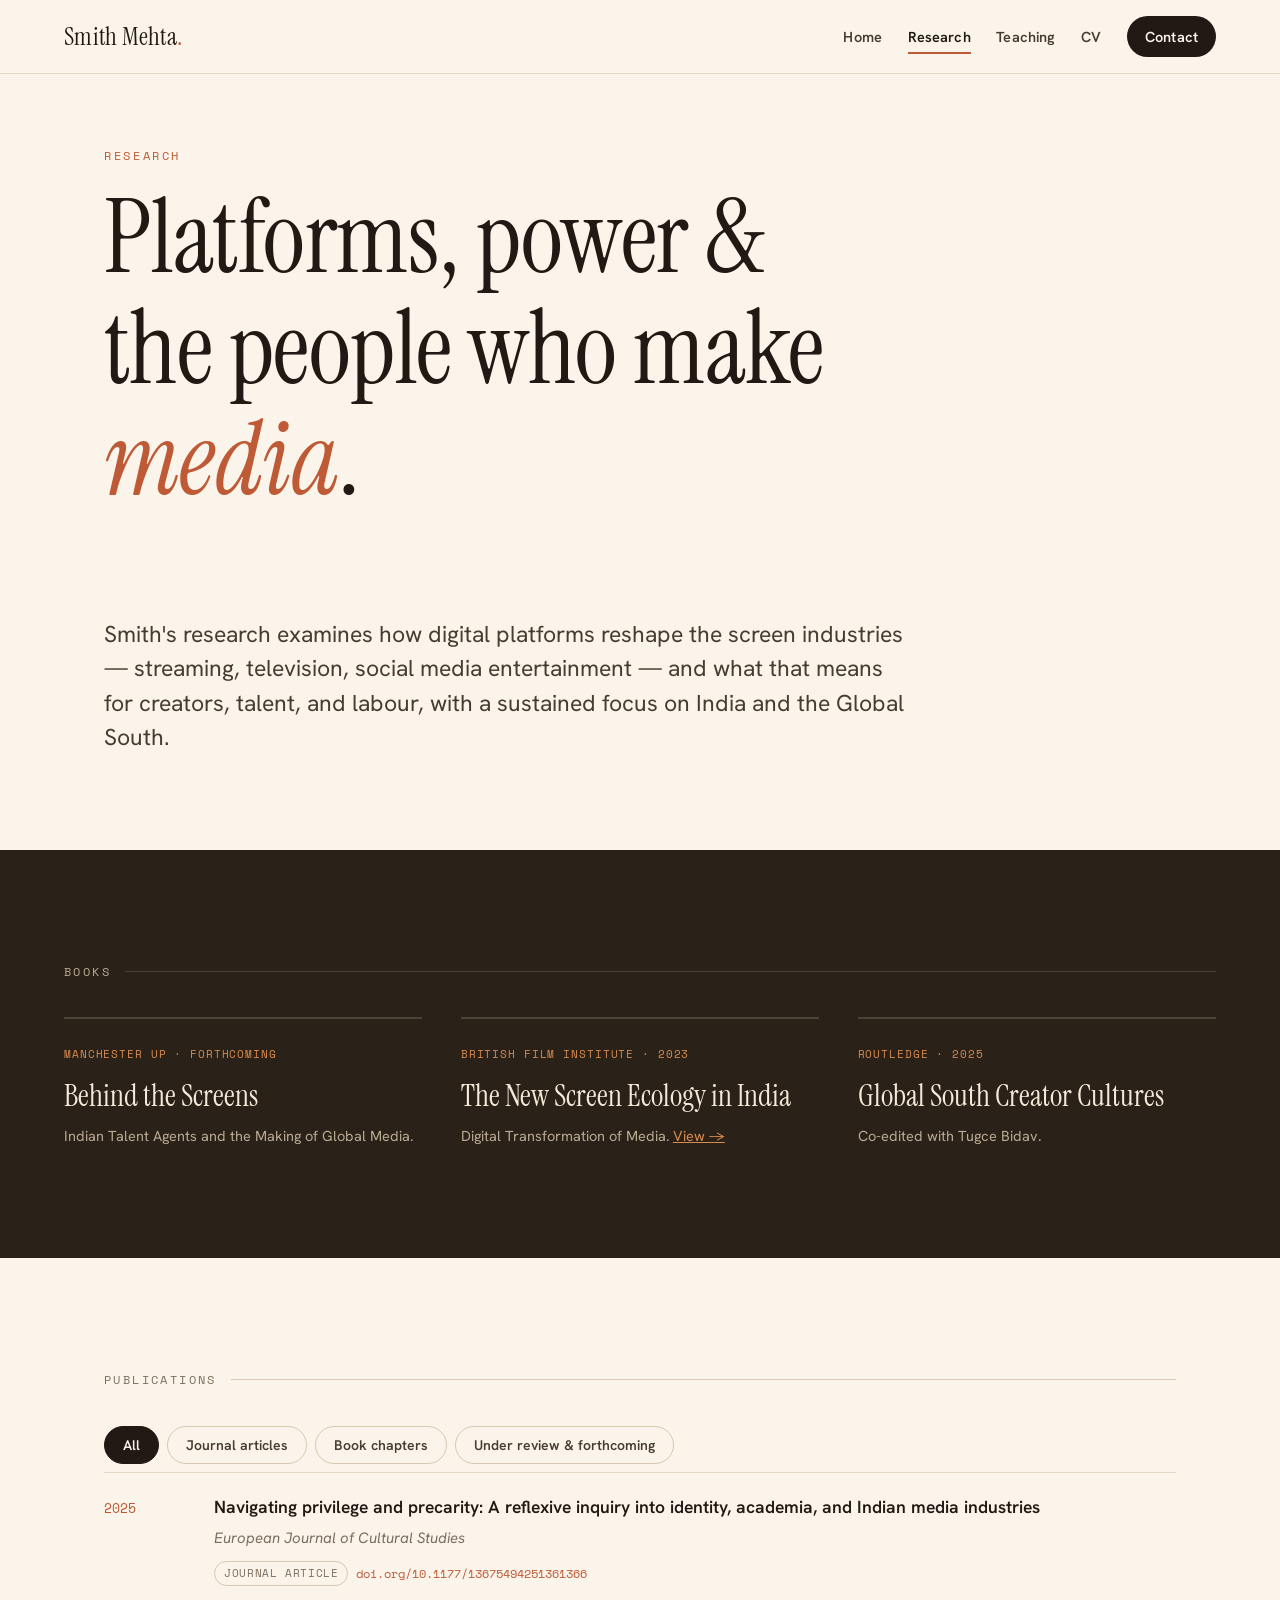
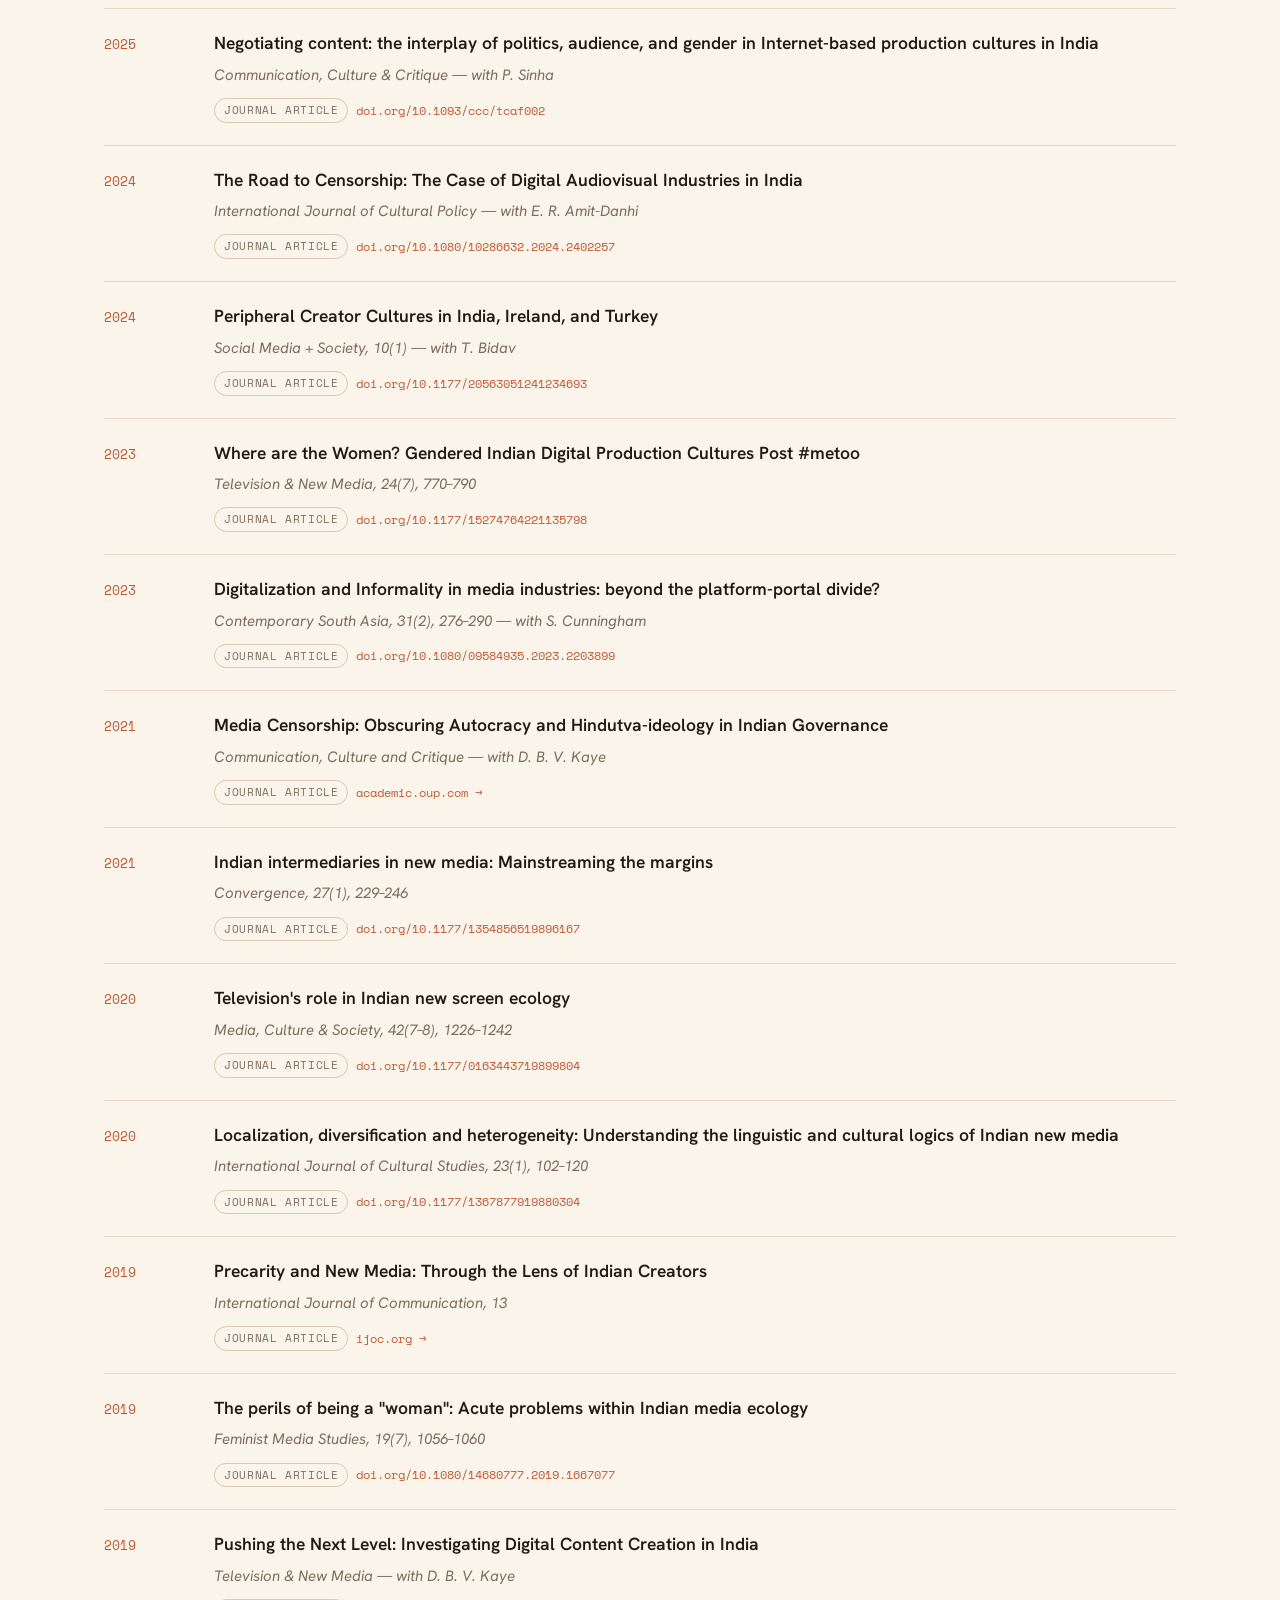
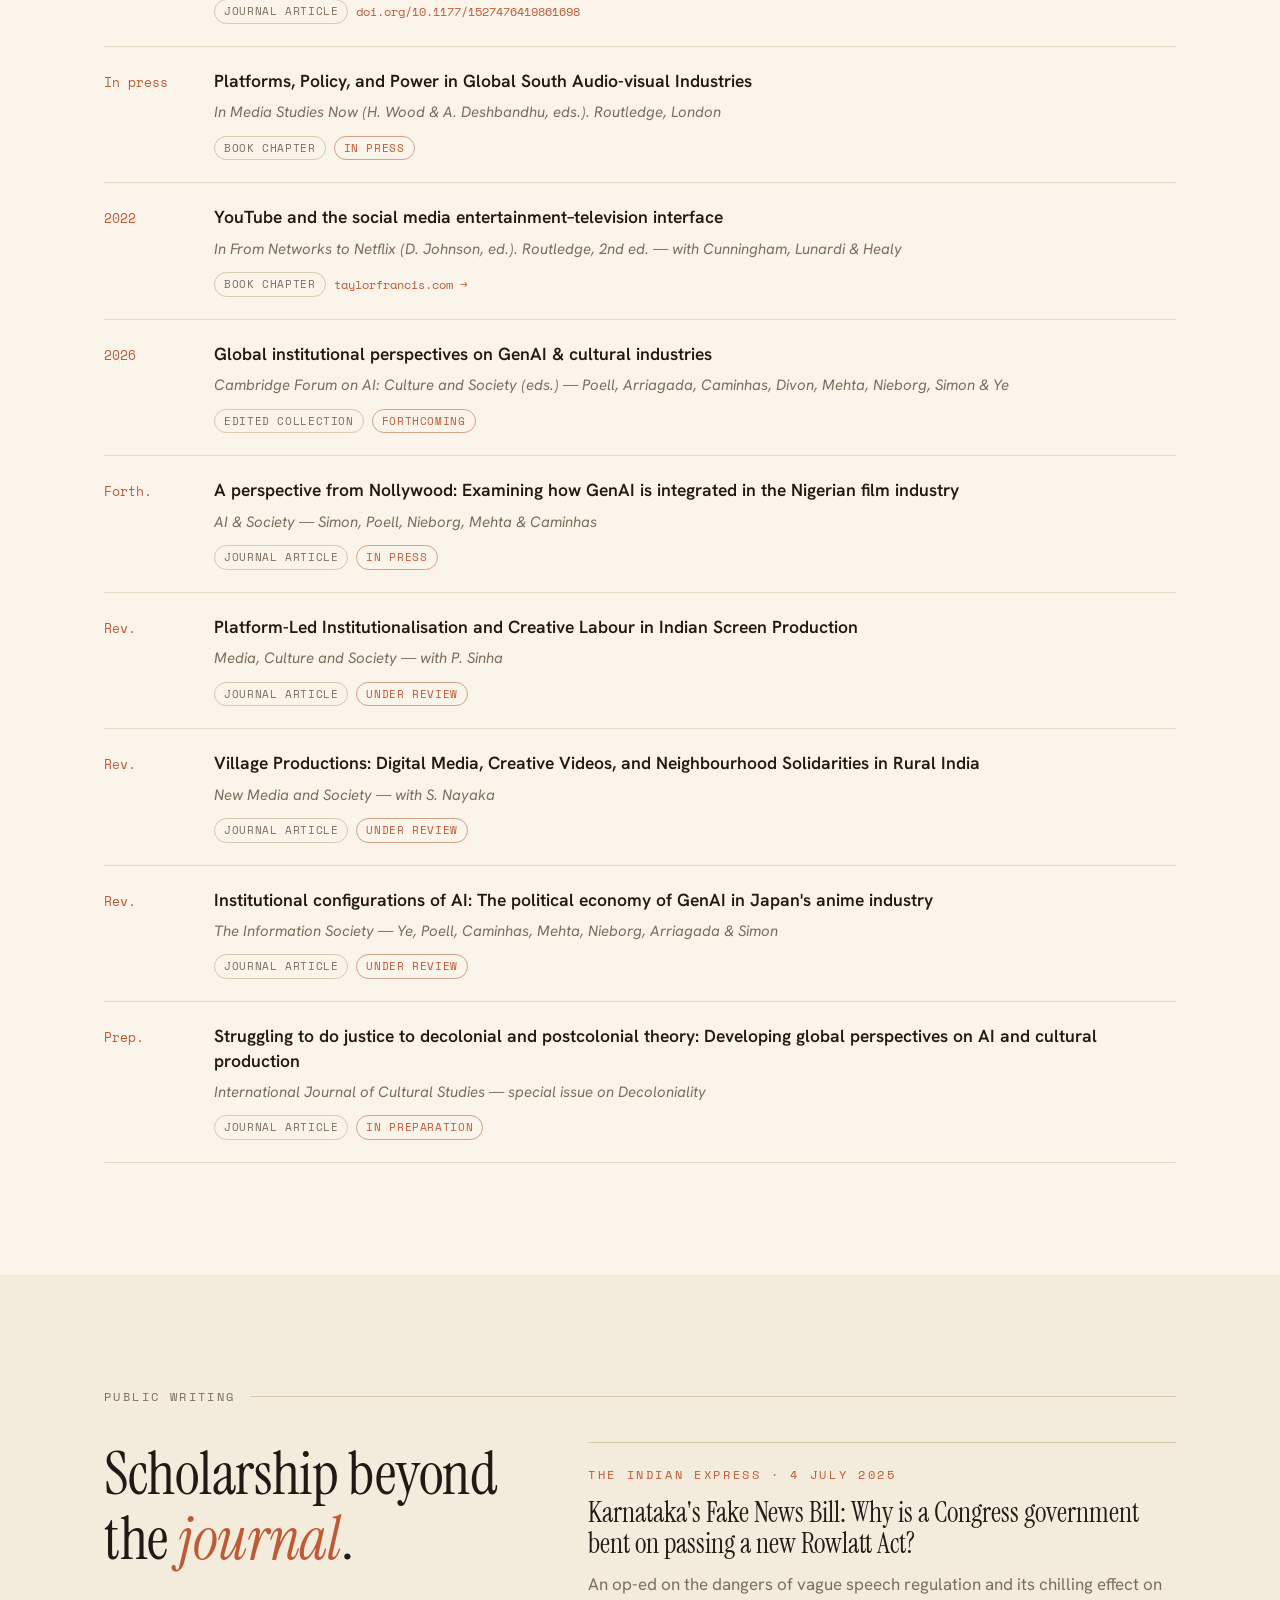
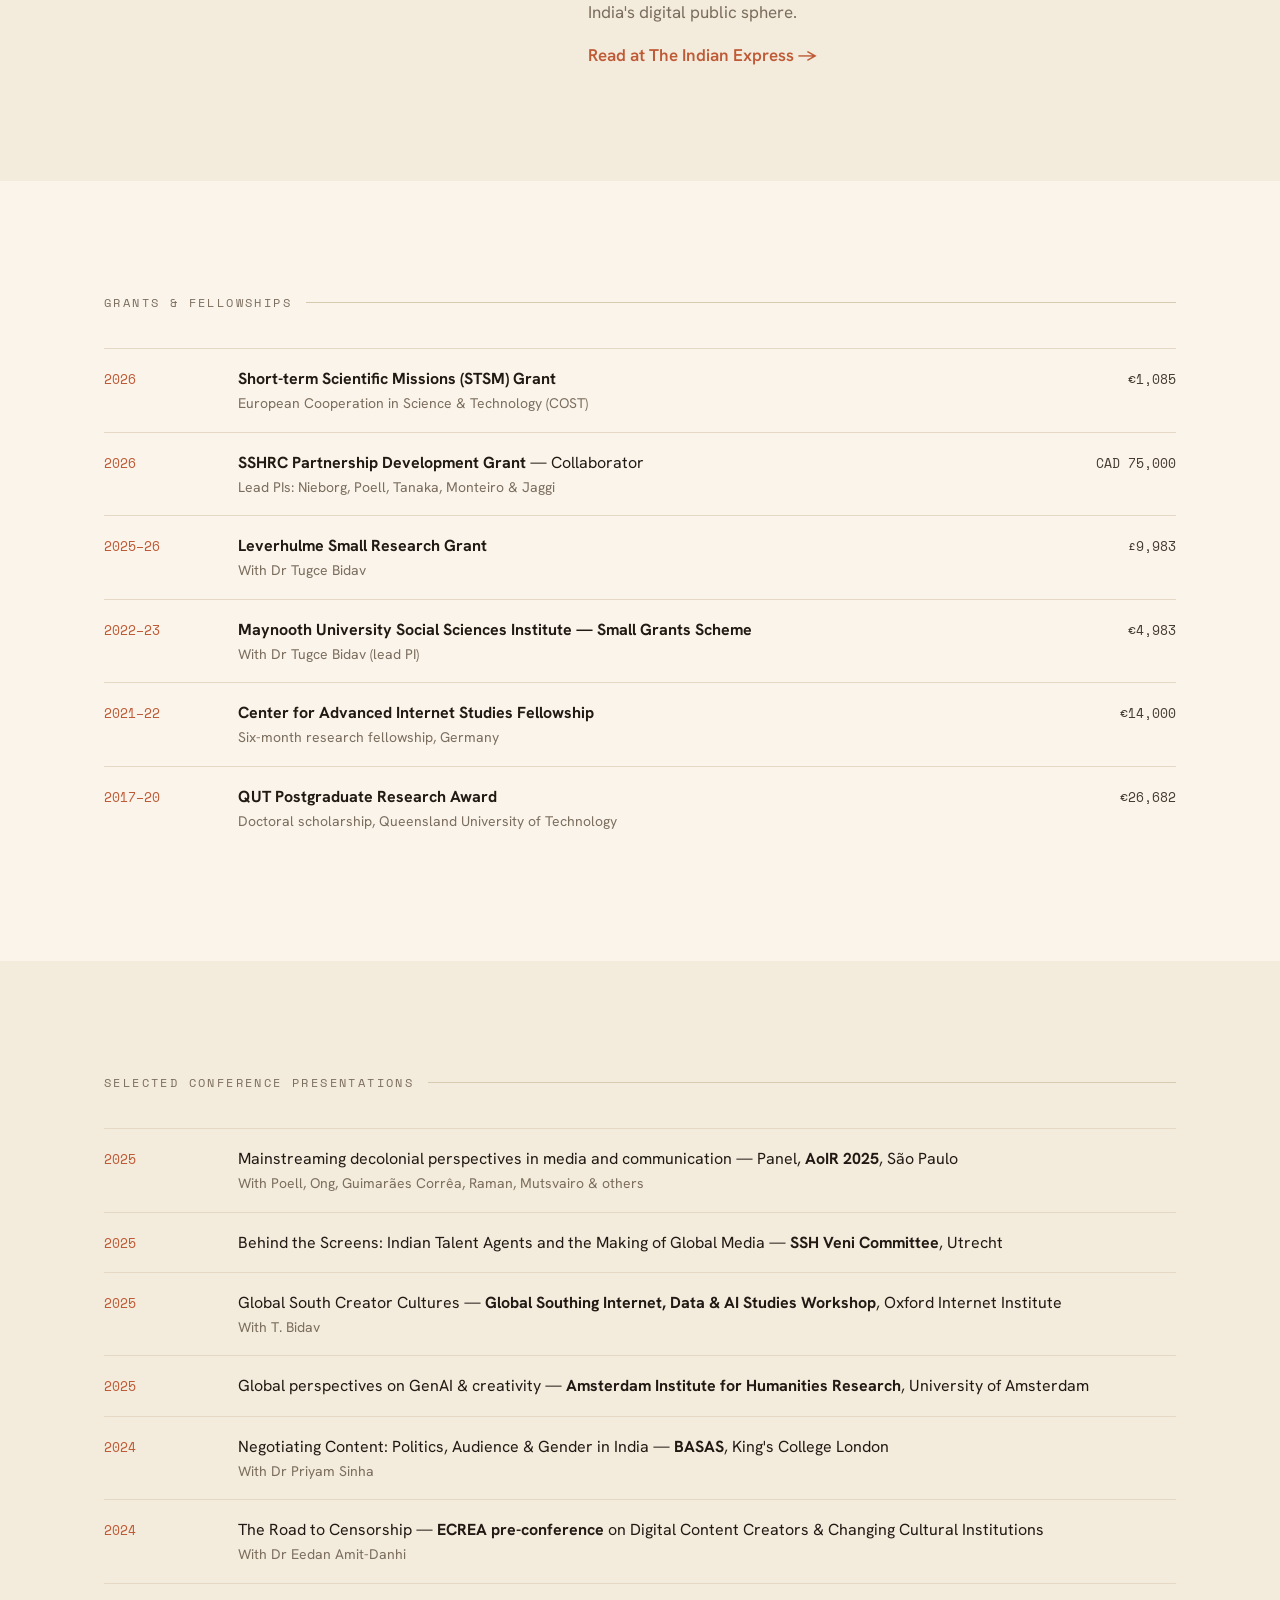
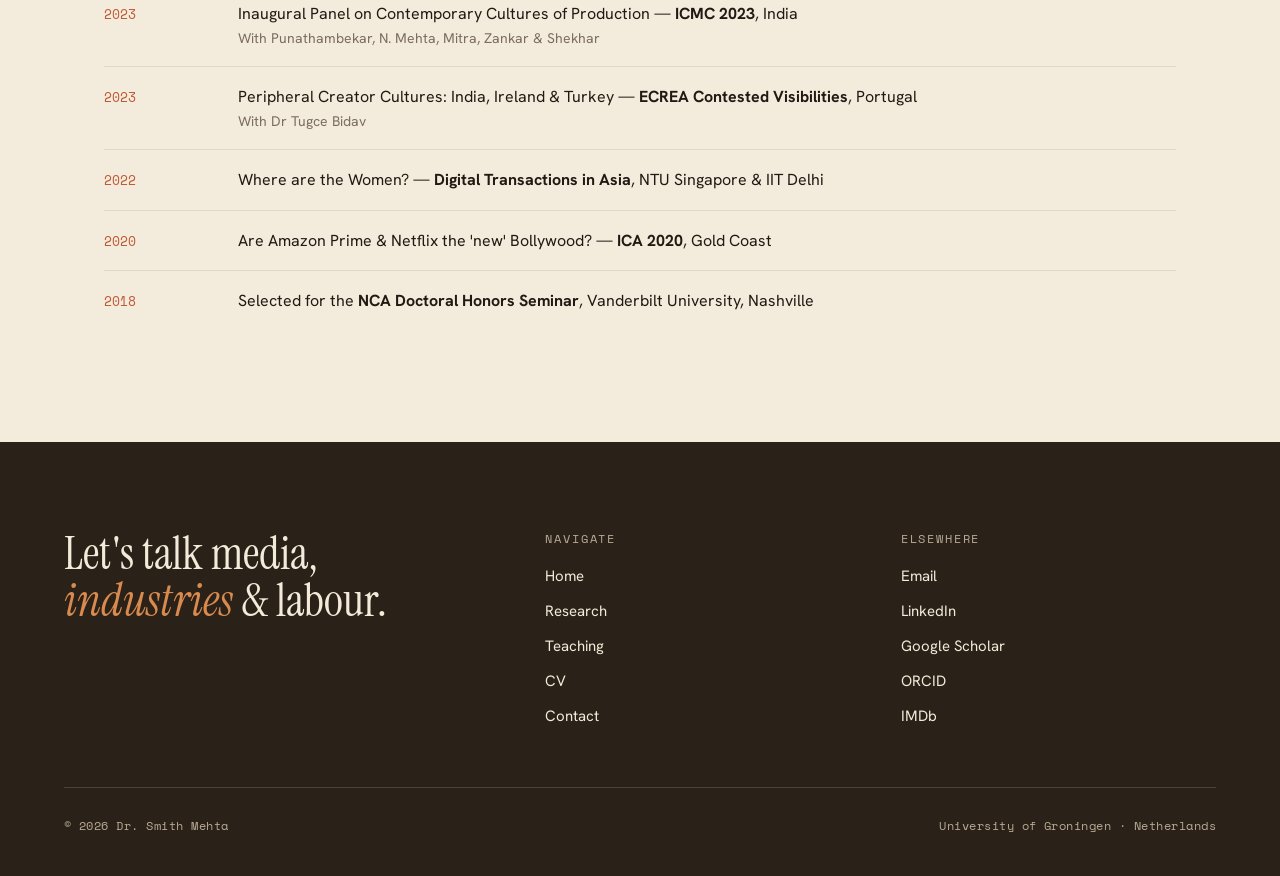
<file: research.html>
<!DOCTYPE html>
<html lang="en">
<head>
<meta charset="UTF-8" />
<meta name="viewport" content="width=device-width, initial-scale=1.0" />
<title>Research &amp; Publications — Dr. Smith Mehta</title>
<meta name="description" content="Books, peer-reviewed publications, public writing, grants, and conference presentations by Dr. Smith Mehta." />
<link rel="preconnect" href="https://fonts.googleapis.com" />
<link rel="preconnect" href="https://fonts.gstatic.com" crossorigin />
<link rel="stylesheet" href="style.css" />
</head>
<body>

<header class="site-header">
  <div class="bar">
    <a class="brand" href="index.html">Smith Mehta<span class="dot">.</span></a>
    <button class="nav-toggle" aria-label="Menu"><span></span><span></span><span></span></button>
    <nav class="nav">
      <a href="index.html">Home</a>
      <a href="research.html" class="active">Research</a>
      <a href="teaching.html">Teaching</a>
      <a href="cv.html">CV</a>
      <a href="contact.html" class="pill">Contact</a>
    </nav>
  </div>
</header>

<!-- ===================== PAGE HERO ===================== -->
<section class="section section--tight">
  <div class="container">
    <p class="kicker">Research</p>
    <h1 class="display" style="max-width:16ch;">Platforms, power &amp; the people who make <em>media</em>.</h1>
    <p class="lead" style="max-width:62ch; margin-top:28px;">Smith's research examines how digital platforms reshape the screen industries — streaming, television, social media entertainment — and what that means for creators, talent, and labour, with a sustained focus on India and the Global South.</p>
  </div>
</section>

<!-- ===================== BOOKS ===================== -->
<section class="section deep">
  <div class="container container--wide">
    <p class="section-label">Books</p>
    <div class="book-row">
      <article class="book-card">
        <span class="tag">Manchester UP · Forthcoming</span>
        <h3>Behind the Screens</h3>
        <p>Indian Talent Agents and the Making of Global Media.</p>
      </article>
      <article class="book-card">
        <span class="tag">British Film Institute · 2023</span>
        <h3>The New Screen Ecology in India</h3>
        <p>Digital Transformation of Media. <a class="doi" style="color:var(--clay-2)" href="http://dx.doi.org/10.5040/9781839025693" target="_blank" rel="noopener">View →</a></p>
      </article>
      <article class="book-card">
        <span class="tag">Routledge · 2025</span>
        <h3>Global South Creator Cultures</h3>
        <p>Co-edited with Tugce Bidav.</p>
      </article>
    </div>
  </div>
</section>

<!-- ===================== PUBLICATIONS ===================== -->
<section class="section" id="publications">
  <div class="container">
    <p class="section-label">Publications</p>
    <div class="filter-bar" id="pubFilter">
      <button class="active" data-f="all">All</button>
      <button data-f="article">Journal articles</button>
      <button data-f="chapter">Book chapters</button>
      <button data-f="progress">Under review &amp; forthcoming</button>
    </div>

    <div class="pub-list" id="pubList">

      <!-- ARTICLES -->
      <article class="pub" data-cat="article">
        <div class="yr">2025</div>
        <div class="body">
          <p class="title">Navigating privilege and precarity: A reflexive inquiry into identity, academia, and Indian media industries</p>
          <span class="venue">European Journal of Cultural Studies</span>
          <div class="meta"><span class="badge">Journal article</span><a class="doi" href="https://doi.org/10.1177/13675494251361366" target="_blank" rel="noopener">doi.org/10.1177/13675494251361366</a></div>
        </div>
      </article>
      <article class="pub" data-cat="article">
        <div class="yr">2025</div>
        <div class="body">
          <p class="title">Negotiating content: the interplay of politics, audience, and gender in Internet-based production cultures in India</p>
          <span class="venue">Communication, Culture &amp; Critique — with P. Sinha</span>
          <div class="meta"><span class="badge">Journal article</span><a class="doi" href="https://doi.org/10.1093/ccc/tcaf002" target="_blank" rel="noopener">doi.org/10.1093/ccc/tcaf002</a></div>
        </div>
      </article>
      <article class="pub" data-cat="article">
        <div class="yr">2024</div>
        <div class="body">
          <p class="title">The Road to Censorship: The Case of Digital Audiovisual Industries in India</p>
          <span class="venue">International Journal of Cultural Policy — with E. R. Amit-Danhi</span>
          <div class="meta"><span class="badge">Journal article</span><a class="doi" href="https://doi.org/10.1080/10286632.2024.2402257" target="_blank" rel="noopener">doi.org/10.1080/10286632.2024.2402257</a></div>
        </div>
      </article>
      <article class="pub" data-cat="article">
        <div class="yr">2024</div>
        <div class="body">
          <p class="title">Peripheral Creator Cultures in India, Ireland, and Turkey</p>
          <span class="venue">Social Media + Society, 10(1) — with T. Bidav</span>
          <div class="meta"><span class="badge">Journal article</span><a class="doi" href="https://doi.org/10.1177/20563051241234693" target="_blank" rel="noopener">doi.org/10.1177/20563051241234693</a></div>
        </div>
      </article>
      <article class="pub" data-cat="article">
        <div class="yr">2023</div>
        <div class="body">
          <p class="title">Where are the Women? Gendered Indian Digital Production Cultures Post #metoo</p>
          <span class="venue">Television &amp; New Media, 24(7), 770–790</span>
          <div class="meta"><span class="badge">Journal article</span><a class="doi" href="https://doi.org/10.1177/15274764221135798" target="_blank" rel="noopener">doi.org/10.1177/15274764221135798</a></div>
        </div>
      </article>
      <article class="pub" data-cat="article">
        <div class="yr">2023</div>
        <div class="body">
          <p class="title">Digitalization and Informality in media industries: beyond the platform-portal divide?</p>
          <span class="venue">Contemporary South Asia, 31(2), 276–290 — with S. Cunningham</span>
          <div class="meta"><span class="badge">Journal article</span><a class="doi" href="https://doi.org/10.1080/09584935.2023.2203899" target="_blank" rel="noopener">doi.org/10.1080/09584935.2023.2203899</a></div>
        </div>
      </article>
      <article class="pub" data-cat="article">
        <div class="yr">2021</div>
        <div class="body">
          <p class="title">Media Censorship: Obscuring Autocracy and Hindutva-ideology in Indian Governance</p>
          <span class="venue">Communication, Culture and Critique — with D. B. V. Kaye</span>
          <div class="meta"><span class="badge">Journal article</span><a class="doi" href="https://academic.oup.com/ccc/article-abstract/14/3/524/6307131" target="_blank" rel="noopener">academic.oup.com →</a></div>
        </div>
      </article>
      <article class="pub" data-cat="article">
        <div class="yr">2021</div>
        <div class="body">
          <p class="title">Indian intermediaries in new media: Mainstreaming the margins</p>
          <span class="venue">Convergence, 27(1), 229–246</span>
          <div class="meta"><span class="badge">Journal article</span><a class="doi" href="https://doi.org/10.1177/1354856519896167" target="_blank" rel="noopener">doi.org/10.1177/1354856519896167</a></div>
        </div>
      </article>
      <article class="pub" data-cat="article">
        <div class="yr">2020</div>
        <div class="body">
          <p class="title">Television's role in Indian new screen ecology</p>
          <span class="venue">Media, Culture &amp; Society, 42(7–8), 1226–1242</span>
          <div class="meta"><span class="badge">Journal article</span><a class="doi" href="https://doi.org/10.1177/0163443719899804" target="_blank" rel="noopener">doi.org/10.1177/0163443719899804</a></div>
        </div>
      </article>
      <article class="pub" data-cat="article">
        <div class="yr">2020</div>
        <div class="body">
          <p class="title">Localization, diversification and heterogeneity: Understanding the linguistic and cultural logics of Indian new media</p>
          <span class="venue">International Journal of Cultural Studies, 23(1), 102–120</span>
          <div class="meta"><span class="badge">Journal article</span><a class="doi" href="https://doi.org/10.1177/1367877919880304" target="_blank" rel="noopener">doi.org/10.1177/1367877919880304</a></div>
        </div>
      </article>
      <article class="pub" data-cat="article">
        <div class="yr">2019</div>
        <div class="body">
          <p class="title">Precarity and New Media: Through the Lens of Indian Creators</p>
          <span class="venue">International Journal of Communication, 13</span>
          <div class="meta"><span class="badge">Journal article</span><a class="doi" href="https://ijoc.org/index.php/ijoc/article/view/12577" target="_blank" rel="noopener">ijoc.org →</a></div>
        </div>
      </article>
      <article class="pub" data-cat="article">
        <div class="yr">2019</div>
        <div class="body">
          <p class="title">The perils of being a "woman": Acute problems within Indian media ecology</p>
          <span class="venue">Feminist Media Studies, 19(7), 1056–1060</span>
          <div class="meta"><span class="badge">Journal article</span><a class="doi" href="https://doi.org/10.1080/14680777.2019.1667077" target="_blank" rel="noopener">doi.org/10.1080/14680777.2019.1667077</a></div>
        </div>
      </article>
      <article class="pub" data-cat="article">
        <div class="yr">2019</div>
        <div class="body">
          <p class="title">Pushing the Next Level: Investigating Digital Content Creation in India</p>
          <span class="venue">Television &amp; New Media — with D. B. V. Kaye</span>
          <div class="meta"><span class="badge">Journal article</span><a class="doi" href="https://doi.org/10.1177/1527476419861698" target="_blank" rel="noopener">doi.org/10.1177/1527476419861698</a></div>
        </div>
      </article>

      <!-- CHAPTERS -->
      <article class="pub" data-cat="chapter">
        <div class="yr">In&nbsp;press</div>
        <div class="body">
          <p class="title">Platforms, Policy, and Power in Global South Audio-visual Industries</p>
          <span class="venue">In Media Studies Now (H. Wood &amp; A. Deshbandhu, eds.). Routledge, London</span>
          <div class="meta"><span class="badge">Book chapter</span><span class="badge badge--status">In press</span></div>
        </div>
      </article>
      <article class="pub" data-cat="chapter">
        <div class="yr">2022</div>
        <div class="body">
          <p class="title">YouTube and the social media entertainment–television interface</p>
          <span class="venue">In From Networks to Netflix (D. Johnson, ed.). Routledge, 2nd ed. — with Cunningham, Lunardi &amp; Healy</span>
          <div class="meta"><span class="badge">Book chapter</span><a class="doi" href="https://www.taylorfrancis.com/chapters/edit/10.4324/9781003099499-23/youtube-stuart-cunningham-smith-mehta-gabriela-lunardi-guy-healy" target="_blank" rel="noopener">taylorfrancis.com →</a></div>
        </div>
      </article>

      <!-- IN PROGRESS -->
      <article class="pub" data-cat="progress">
        <div class="yr">2026</div>
        <div class="body">
          <p class="title">Global institutional perspectives on GenAI &amp; cultural industries</p>
          <span class="venue">Cambridge Forum on AI: Culture and Society (eds.) — Poell, Arriagada, Caminhas, Divon, Mehta, Nieborg, Simon &amp; Ye</span>
          <div class="meta"><span class="badge">Edited collection</span><span class="badge badge--status">Forthcoming</span></div>
        </div>
      </article>
      <article class="pub" data-cat="progress">
        <div class="yr">Forth.</div>
        <div class="body">
          <p class="title">A perspective from Nollywood: Examining how GenAI is integrated in the Nigerian film industry</p>
          <span class="venue">AI &amp; Society — Simon, Poell, Nieborg, Mehta &amp; Caminhas</span>
          <div class="meta"><span class="badge">Journal article</span><span class="badge badge--status">In press</span></div>
        </div>
      </article>
      <article class="pub" data-cat="progress">
        <div class="yr">Rev.</div>
        <div class="body">
          <p class="title">Platform-Led Institutionalisation and Creative Labour in Indian Screen Production</p>
          <span class="venue">Media, Culture and Society — with P. Sinha</span>
          <div class="meta"><span class="badge">Journal article</span><span class="badge badge--status">Under review</span></div>
        </div>
      </article>
      <article class="pub" data-cat="progress">
        <div class="yr">Rev.</div>
        <div class="body">
          <p class="title">Village Productions: Digital Media, Creative Videos, and Neighbourhood Solidarities in Rural India</p>
          <span class="venue">New Media and Society — with S. Nayaka</span>
          <div class="meta"><span class="badge">Journal article</span><span class="badge badge--status">Under review</span></div>
        </div>
      </article>
      <article class="pub" data-cat="progress">
        <div class="yr">Rev.</div>
        <div class="body">
          <p class="title">Institutional configurations of AI: The political economy of GenAI in Japan's anime industry</p>
          <span class="venue">The Information Society — Ye, Poell, Caminhas, Mehta, Nieborg, Arriagada &amp; Simon</span>
          <div class="meta"><span class="badge">Journal article</span><span class="badge badge--status">Under review</span></div>
        </div>
      </article>
      <article class="pub" data-cat="progress">
        <div class="yr">Prep.</div>
        <div class="body">
          <p class="title">Struggling to do justice to decolonial and postcolonial theory: Developing global perspectives on AI and cultural production</p>
          <span class="venue">International Journal of Cultural Studies — special issue on Decoloniality</span>
          <div class="meta"><span class="badge">Journal article</span><span class="badge badge--status">In preparation</span></div>
        </div>
      </article>

    </div>
    <p id="pubEmpty" style="display:none; color:var(--muted); padding:28px 0;">No items in this category.</p>
  </div>
</section>

<!-- ===================== PUBLIC WRITING ===================== -->
<section class="section alt" id="public">
  <div class="container">
    <p class="section-label">Public writing</p>
    <div style="display:grid; grid-template-columns: 1fr 1.4fr; gap:clamp(28px,5vw,64px); align-items:start;" class="about-grid">
      <h2 class="display">Scholarship beyond the <em>journal</em>.</h2>
      <div>
        <article style="border-top:1px solid var(--line-2); padding-top:22px;">
          <div class="kicker" style="margin-bottom:12px;">The Indian Express · 4 July 2025</div>
          <h3 style="font-family:var(--display); font-weight:400; font-size:28px; line-height:1.12; margin:0 0 12px;">Karnataka's Fake News Bill: Why is a Congress government bent on passing a new Rowlatt Act?</h3>
          <p style="color:var(--muted); margin:0 0 16px; line-height:1.6;">An op-ed on the dangers of vague speech regulation and its chilling effect on India's digital public sphere.</p>
          <a class="tlink" href="https://indianexpress.com/article/opinion/columns/karnatakas-fake-news-bill-is-vague-dangerous-10105610/" target="_blank" rel="noopener">Read at The Indian Express →</a>
        </article>
      </div>
    </div>
  </div>
</section>

<!-- ===================== GRANTS ===================== -->
<section class="section" id="grants">
  <div class="container">
    <p class="section-label">Grants &amp; fellowships</p>
    <div class="grant-list">
      <div class="list-line"><div class="yr">2026</div><div class="main"><b>Short-term Scientific Missions (STSM) Grant</b><span class="sub">European Cooperation in Science &amp; Technology (COST)</span></div><div class="amt">€1,085</div></div>
      <div class="list-line"><div class="yr">2026</div><div class="main"><b>SSHRC Partnership Development Grant</b> — Collaborator<span class="sub">Lead PIs: Nieborg, Poell, Tanaka, Monteiro &amp; Jaggi</span></div><div class="amt">CAD 75,000</div></div>
      <div class="list-line"><div class="yr">2025–26</div><div class="main"><b>Leverhulme Small Research Grant</b><span class="sub">With Dr Tugce Bidav</span></div><div class="amt">£9,983</div></div>
      <div class="list-line"><div class="yr">2022–23</div><div class="main"><b>Maynooth University Social Sciences Institute — Small Grants Scheme</b><span class="sub">With Dr Tugce Bidav (lead PI)</span></div><div class="amt">€4,983</div></div>
      <div class="list-line"><div class="yr">2021–22</div><div class="main"><b>Center for Advanced Internet Studies Fellowship</b><span class="sub">Six-month research fellowship, Germany</span></div><div class="amt">€14,000</div></div>
      <div class="list-line"><div class="yr">2017–20</div><div class="main"><b>QUT Postgraduate Research Award</b><span class="sub">Doctoral scholarship, Queensland University of Technology</span></div><div class="amt">€26,682</div></div>
    </div>
  </div>
</section>

<!-- ===================== CONFERENCE TALKS ===================== -->
<section class="section alt" id="talks">
  <div class="container">
    <p class="section-label">Selected conference presentations</p>
    <div class="talk-list">
      <div class="list-line"><div class="yr">2025</div><div class="main">Mainstreaming decolonial perspectives in media and communication — Panel, <b>AoIR 2025</b>, São Paulo<span class="sub">With Poell, Ong, Guimarães Corrêa, Raman, Mutsvairo &amp; others</span></div><div class="amt"></div></div>
      <div class="list-line"><div class="yr">2025</div><div class="main">Behind the Screens: Indian Talent Agents and the Making of Global Media — <b>SSH Veni Committee</b>, Utrecht</div><div class="amt"></div></div>
      <div class="list-line"><div class="yr">2025</div><div class="main">Global South Creator Cultures — <b>Global Southing Internet, Data &amp; AI Studies Workshop</b>, Oxford Internet Institute<span class="sub">With T. Bidav</span></div><div class="amt"></div></div>
      <div class="list-line"><div class="yr">2025</div><div class="main">Global perspectives on GenAI &amp; creativity — <b>Amsterdam Institute for Humanities Research</b>, University of Amsterdam</div><div class="amt"></div></div>
      <div class="list-line"><div class="yr">2024</div><div class="main">Negotiating Content: Politics, Audience &amp; Gender in India — <b>BASAS</b>, King's College London<span class="sub">With Dr Priyam Sinha</span></div><div class="amt"></div></div>
      <div class="list-line"><div class="yr">2024</div><div class="main">The Road to Censorship — <b>ECREA pre-conference</b> on Digital Content Creators &amp; Changing Cultural Institutions<span class="sub">With Dr Eedan Amit-Danhi</span></div><div class="amt"></div></div>
      <div class="list-line"><div class="yr">2023</div><div class="main">Inaugural Panel on Contemporary Cultures of Production — <b>ICMC 2023</b>, India<span class="sub">With Punathambekar, N. Mehta, Mitra, Zankar &amp; Shekhar</span></div><div class="amt"></div></div>
      <div class="list-line"><div class="yr">2023</div><div class="main">Peripheral Creator Cultures: India, Ireland &amp; Turkey — <b>ECREA Contested Visibilities</b>, Portugal<span class="sub">With Dr Tugce Bidav</span></div><div class="amt"></div></div>
      <div class="list-line"><div class="yr">2022</div><div class="main">Where are the Women? — <b>Digital Transactions in Asia</b>, NTU Singapore &amp; IIT Delhi</div><div class="amt"></div></div>
      <div class="list-line"><div class="yr">2020</div><div class="main">Are Amazon Prime &amp; Netflix the 'new' Bollywood? — <b>ICA 2020</b>, Gold Coast</div><div class="amt"></div></div>
      <div class="list-line"><div class="yr">2018</div><div class="main">Selected for the <b>NCA Doctoral Honors Seminar</b>, Vanderbilt University, Nashville</div><div class="amt"></div></div>
    </div>
  </div>
</section>

<!-- ===================== FOOTER ===================== -->
<footer class="site-footer">
  <div class="container container--wide">
    <div class="foot-top">
      <div class="big">Let's talk media,<br/><em>industries</em> &amp; labour.</div>
      <div class="foot-col">
        <h4>Navigate</h4>
        <a href="index.html">Home</a>
        <a href="research.html">Research</a>
        <a href="teaching.html">Teaching</a>
        <a href="cv.html">CV</a>
        <a href="contact.html">Contact</a>
      </div>
      <div class="foot-col">
        <h4>Elsewhere</h4>
        <a href="mailto:smitmehta9591@gmail.com">Email</a>
        <a href="https://www.linkedin.com/in/smithmehta" target="_blank" rel="noopener">LinkedIn</a>
        <a href="https://scholar.google.com/" target="_blank" rel="noopener">Google Scholar</a>
        <a href="https://orcid.org/" target="_blank" rel="noopener">ORCID</a>
        <a href="https://www.imdb.com/name/nm14310551/" target="_blank" rel="noopener">IMDb</a>
      </div>
    </div>
    <div class="foot-bottom">
      <span>© 2026 Dr. Smith Mehta</span>
      <span>University of Groningen · Netherlands</span>
    </div>
  </div>
</footer>

<script src="site.js"></script>
<script>
  (function () {
    var bar = document.getElementById('pubFilter');
    var items = Array.prototype.slice.call(document.querySelectorAll('#pubList .pub'));
    var empty = document.getElementById('pubEmpty');
    bar.addEventListener('click', function (e) {
      var btn = e.target.closest('button');
      if (!btn) return;
      bar.querySelectorAll('button').forEach(function (b) { b.classList.remove('active'); });
      btn.classList.add('active');
      var f = btn.getAttribute('data-f');
      var shown = 0;
      items.forEach(function (it) {
        var match = f === 'all' || it.getAttribute('data-cat') === f;
        it.style.display = match ? '' : 'none';
        if (match) shown++;
      });
      empty.style.display = shown === 0 ? 'block' : 'none';
    });
  })();
</script>
</body>
</html>
</file>
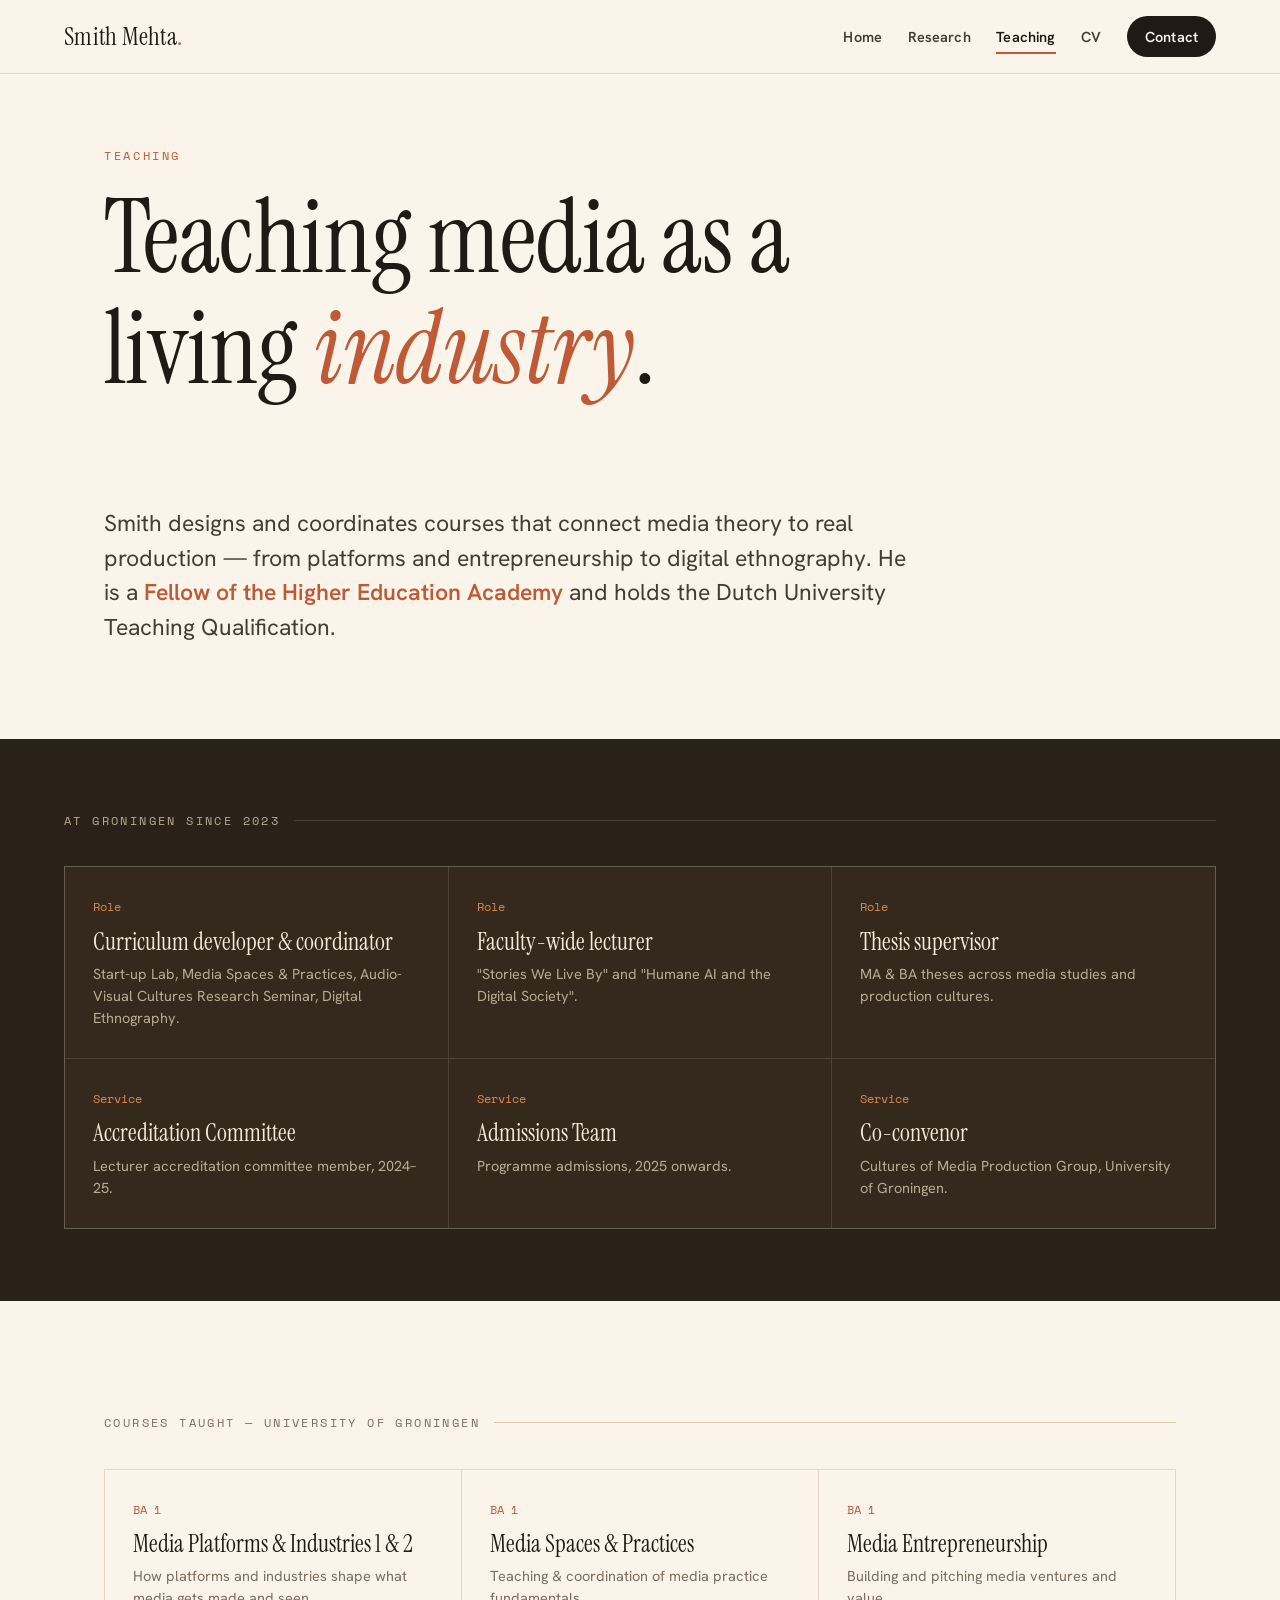
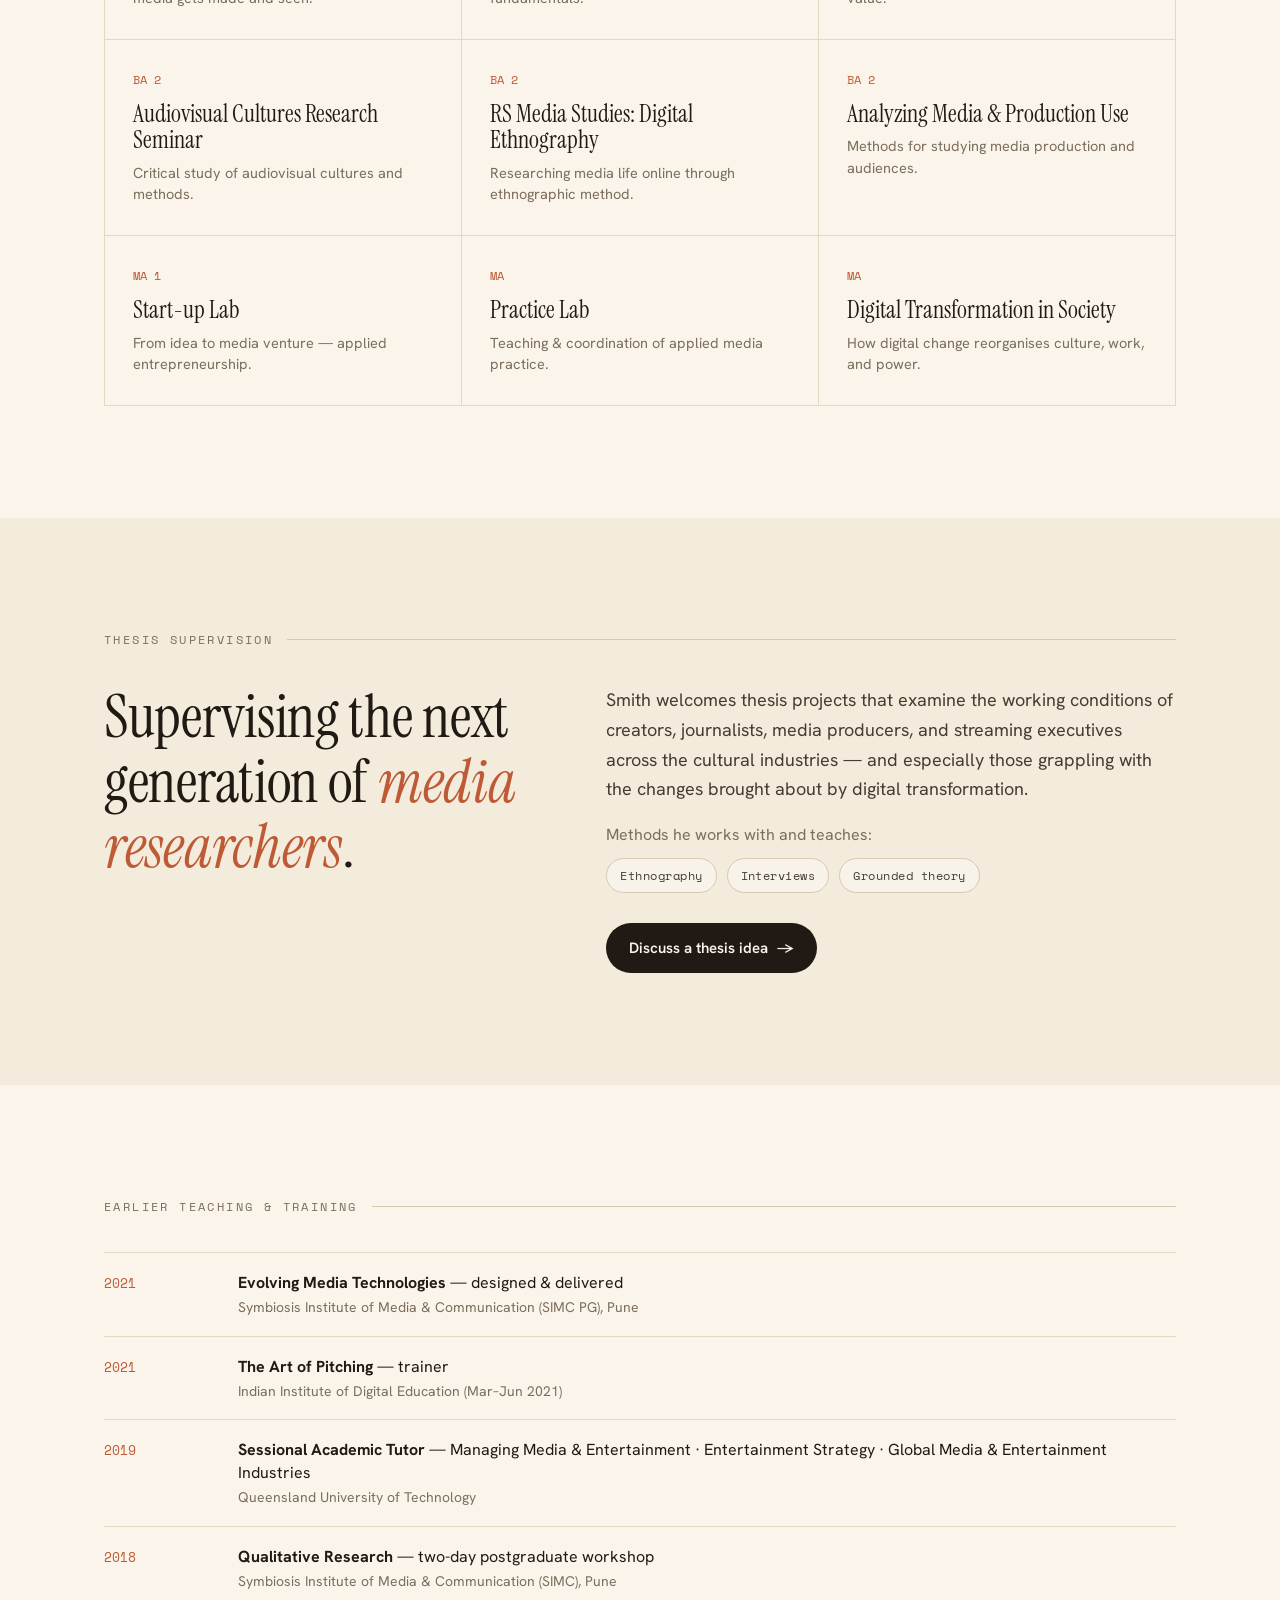
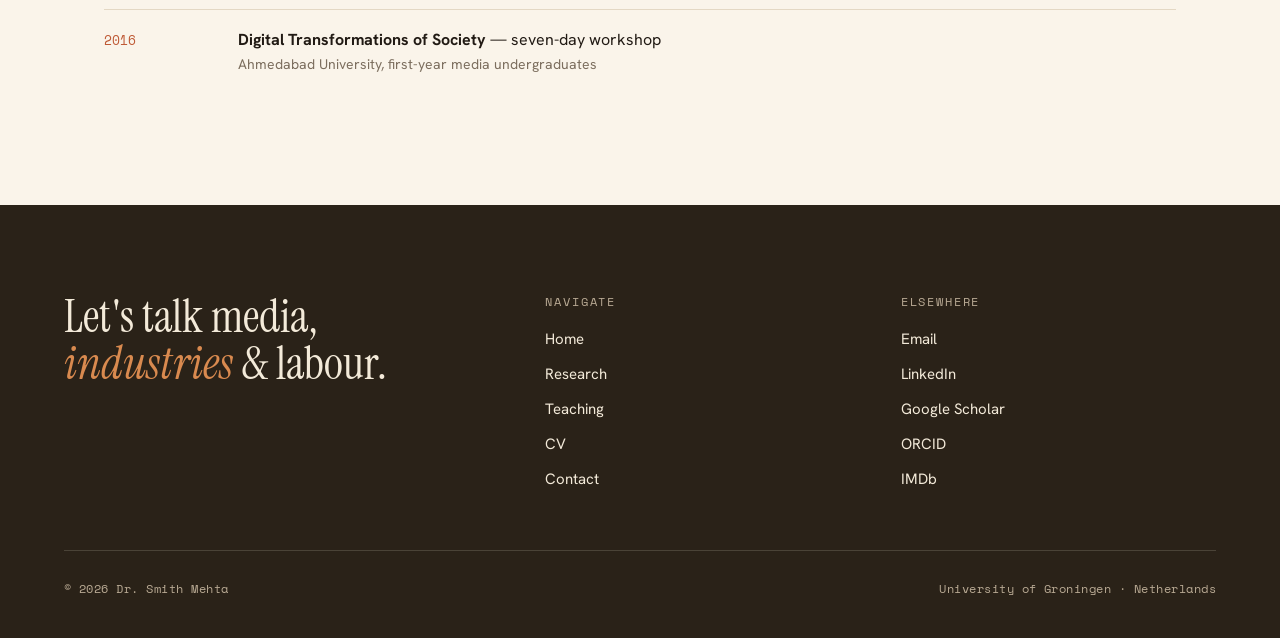
<file: teaching.html>
<!DOCTYPE html>
<html lang="en">
<head>
<meta charset="UTF-8" />
<meta name="viewport" content="width=device-width, initial-scale=1.0" />
<title>Teaching — Dr. Smith Mehta</title>
<meta name="description" content="Courses, supervision, and teaching experience of Dr. Smith Mehta at the University of Groningen and beyond." />
<link rel="preconnect" href="https://fonts.googleapis.com" />
<link rel="preconnect" href="https://fonts.gstatic.com" crossorigin />
<link rel="stylesheet" href="style.css" />
</head>
<body>

<header class="site-header">
  <div class="bar">
    <a class="brand" href="index.html">Smith Mehta<span class="dot">.</span></a>
    <button class="nav-toggle" aria-label="Menu"><span></span><span></span><span></span></button>
    <nav class="nav">
      <a href="index.html">Home</a>
      <a href="research.html">Research</a>
      <a href="teaching.html" class="active">Teaching</a>
      <a href="cv.html">CV</a>
      <a href="contact.html" class="pill">Contact</a>
    </nav>
  </div>
</header>

<!-- ===================== PAGE HERO ===================== -->
<section class="section section--tight">
  <div class="container">
    <p class="kicker">Teaching</p>
    <h1 class="display" style="max-width:15ch;">Teaching media as a living <em>industry</em>.</h1>
    <p class="lead" style="max-width:62ch; margin-top:28px;">Smith designs and coordinates courses that connect media theory to real production — from platforms and entrepreneurship to digital ethnography. He is a <b>Fellow of the Higher Education Academy</b> and holds the Dutch University Teaching Qualification.</p>
  </div>
</section>

<!-- ===================== CURRENT ROLES ===================== -->
<section class="section deep section--tight">
  <div class="container container--wide">
    <p class="section-label">At Groningen since 2023</p>
    <div class="exp-grid" style="background:var(--line-deep); border-color:var(--line-deep);">
      <div class="exp-cell" style="background:var(--deep-2);"><div class="n" style="color:var(--clay-2)">Role</div><h3 style="color:var(--on-deep)">Curriculum developer &amp; coordinator</h3><p style="color:var(--on-deep-muted)">Start-up Lab, Media Spaces &amp; Practices, Audio-Visual Cultures Research Seminar, Digital Ethnography.</p></div>
      <div class="exp-cell" style="background:var(--deep-2);"><div class="n" style="color:var(--clay-2)">Role</div><h3 style="color:var(--on-deep)">Faculty-wide lecturer</h3><p style="color:var(--on-deep-muted)">"Stories We Live By" and "Humane AI and the Digital Society".</p></div>
      <div class="exp-cell" style="background:var(--deep-2);"><div class="n" style="color:var(--clay-2)">Role</div><h3 style="color:var(--on-deep)">Thesis supervisor</h3><p style="color:var(--on-deep-muted)">MA &amp; BA theses across media studies and production cultures.</p></div>
      <div class="exp-cell" style="background:var(--deep-2);"><div class="n" style="color:var(--clay-2)">Service</div><h3 style="color:var(--on-deep)">Accreditation Committee</h3><p style="color:var(--on-deep-muted)">Lecturer accreditation committee member, 2024–25.</p></div>
      <div class="exp-cell" style="background:var(--deep-2);"><div class="n" style="color:var(--clay-2)">Service</div><h3 style="color:var(--on-deep)">Admissions Team</h3><p style="color:var(--on-deep-muted)">Programme admissions, 2025 onwards.</p></div>
      <div class="exp-cell" style="background:var(--deep-2);"><div class="n" style="color:var(--clay-2)">Service</div><h3 style="color:var(--on-deep)">Co-convenor</h3><p style="color:var(--on-deep-muted)">Cultures of Media Production Group, University of Groningen.</p></div>
    </div>
  </div>
</section>

<!-- ===================== COURSES ===================== -->
<section class="section" id="courses">
  <div class="container">
    <p class="section-label">Courses taught — University of Groningen</p>
    <div class="exp-grid">
      <div class="exp-cell"><div class="n">BA 1</div><h3>Media Platforms &amp; Industries 1 &amp; 2</h3><p>How platforms and industries shape what media gets made and seen.</p></div>
      <div class="exp-cell"><div class="n">BA 1</div><h3>Media Spaces &amp; Practices</h3><p>Teaching &amp; coordination of media practice fundamentals.</p></div>
      <div class="exp-cell"><div class="n">BA 1</div><h3>Media Entrepreneurship</h3><p>Building and pitching media ventures and value.</p></div>
      <div class="exp-cell"><div class="n">BA 2</div><h3>Audiovisual Cultures Research Seminar</h3><p>Critical study of audiovisual cultures and methods.</p></div>
      <div class="exp-cell"><div class="n">BA 2</div><h3>RS Media Studies: Digital Ethnography</h3><p>Researching media life online through ethnographic method.</p></div>
      <div class="exp-cell"><div class="n">BA 2</div><h3>Analyzing Media &amp; Production Use</h3><p>Methods for studying media production and audiences.</p></div>
      <div class="exp-cell"><div class="n">MA 1</div><h3>Start-up Lab</h3><p>From idea to media venture — applied entrepreneurship.</p></div>
      <div class="exp-cell"><div class="n">MA</div><h3>Practice Lab</h3><p>Teaching &amp; coordination of applied media practice.</p></div>
      <div class="exp-cell"><div class="n">MA</div><h3>Digital Transformation in Society</h3><p>How digital change reorganises culture, work, and power.</p></div>
    </div>
  </div>
</section>

<!-- ===================== SUPERVISION ===================== -->
<section class="section alt" id="supervision">
  <div class="container">
    <p class="section-label">Thesis supervision</p>
    <div style="display:grid; grid-template-columns: 1fr 1.3fr; gap:clamp(28px,5vw,64px); align-items:start;" class="about-grid">
      <h2 class="display">Supervising the next generation of <em>media researchers</em>.</h2>
      <div>
        <p style="font-size:18px; line-height:1.65; margin-top:0; color:var(--ink-soft);">Smith welcomes thesis projects that examine the working conditions of creators, journalists, media producers, and streaming executives across the cultural industries — and especially those grappling with the changes brought about by digital transformation.</p>
        <p style="font-size:16px; color:var(--muted); margin-bottom:10px;">Methods he works with and teaches:</p>
        <div class="chips">
          <span class="chip">Ethnography</span>
          <span class="chip">Interviews</span>
          <span class="chip">Grounded theory</span>
        </div>
        <a class="btn btn--solid" href="contact.html" style="margin-top:30px;">Discuss a thesis idea <span class="arr">→</span></a>
      </div>
    </div>
  </div>
</section>

<!-- ===================== PRIOR TEACHING ===================== -->
<section class="section" id="prior">
  <div class="container">
    <p class="section-label">Earlier teaching &amp; training</p>
    <div class="talk-list">
      <div class="list-line"><div class="yr">2021</div><div class="main"><b>Evolving Media Technologies</b> — designed &amp; delivered<span class="sub">Symbiosis Institute of Media &amp; Communication (SIMC PG), Pune</span></div><div class="amt"></div></div>
      <div class="list-line"><div class="yr">2021</div><div class="main"><b>The Art of Pitching</b> — trainer<span class="sub">Indian Institute of Digital Education (Mar–Jun 2021)</span></div><div class="amt"></div></div>
      <div class="list-line"><div class="yr">2019</div><div class="main"><b>Sessional Academic Tutor</b> — Managing Media &amp; Entertainment · Entertainment Strategy · Global Media &amp; Entertainment Industries<span class="sub">Queensland University of Technology</span></div><div class="amt"></div></div>
      <div class="list-line"><div class="yr">2018</div><div class="main"><b>Qualitative Research</b> — two-day postgraduate workshop<span class="sub">Symbiosis Institute of Media &amp; Communication (SIMC), Pune</span></div><div class="amt"></div></div>
      <div class="list-line"><div class="yr">2016</div><div class="main"><b>Digital Transformations of Society</b> — seven-day workshop<span class="sub">Ahmedabad University, first-year media undergraduates</span></div><div class="amt"></div></div>
    </div>
  </div>
</section>

<!-- ===================== FOOTER ===================== -->
<footer class="site-footer">
  <div class="container container--wide">
    <div class="foot-top">
      <div class="big">Let's talk media,<br/><em>industries</em> &amp; labour.</div>
      <div class="foot-col">
        <h4>Navigate</h4>
        <a href="index.html">Home</a>
        <a href="research.html">Research</a>
        <a href="teaching.html">Teaching</a>
        <a href="cv.html">CV</a>
        <a href="contact.html">Contact</a>
      </div>
      <div class="foot-col">
        <h4>Elsewhere</h4>
        <a href="mailto:smitmehta9591@gmail.com">Email</a>
        <a href="https://www.linkedin.com/in/smithmehta" target="_blank" rel="noopener">LinkedIn</a>
        <a href="https://scholar.google.com/" target="_blank" rel="noopener">Google Scholar</a>
        <a href="https://orcid.org/" target="_blank" rel="noopener">ORCID</a>
        <a href="https://www.imdb.com/name/nm14310551/" target="_blank" rel="noopener">IMDb</a>
      </div>
    </div>
    <div class="foot-bottom">
      <span>© 2026 Dr. Smith Mehta</span>
      <span>University of Groningen · Netherlands</span>
    </div>
  </div>
</footer>

<script src="site.js"></script>
</body>
</html>
</file>
<file: style.css>
/* =====================================================================
   Dr. Smith Mehta — Academic Site
   Direction C · Warm Editorial
   Shared design system
   ===================================================================== */

@import url('https://fonts.googleapis.com/css2?family=Instrument+Serif:ital@0;1&family=Hanken+Grotesk:wght@400;500;600;700;800&family=Space+Mono:wght@400;700&display=swap');

:root {
  --paper:    #faf4ea;
  --paper-2:  #f3ebdb;
  --ink:      #211a14;
  --ink-soft: #463c31;
  --muted:    #7c6e5e;
  --clay:     #bf5a36;
  --clay-2:   #d98a4f;
  --deep:     #2a2218;
  --deep-2:   #34291c;
  --on-deep:  #f3ead9;
  --on-deep-muted: #b9aa94;
  --line:     #e4d8c4;
  --line-2:   #d8c9b1;
  --line-deep: rgba(243,234,217,0.16);

  --display: 'Instrument Serif', Georgia, serif;
  --sans: 'Hanken Grotesk', system-ui, sans-serif;
  --mono: 'Space Mono', ui-monospace, monospace;

  --maxw: 1200px;
  --pad: clamp(22px, 5vw, 64px);
}

* { box-sizing: border-box; }

html { scroll-behavior: smooth; }

body {
  margin: 0;
  background: var(--paper);
  color: var(--ink);
  font-family: var(--sans);
  font-size: 17px;
  line-height: 1.6;
  -webkit-font-smoothing: antialiased;
  text-rendering: optimizeLegibility;
  font-synthesis: none;
}

a { color: inherit; }

img { display: block; max-width: 100%; }

::selection { background: var(--clay); color: var(--paper); }

/* ---------- Layout primitives ---------- */
.container { max-width: var(--maxw); margin: 0 auto; padding-left: var(--pad); padding-right: var(--pad); }
.container--wide { max-width: 1340px; }

.section { padding: clamp(56px, 9vw, 112px) 0; }
.section--tight { padding: clamp(40px, 6vw, 72px) 0; }

.deep { background: var(--deep); color: var(--on-deep); }
.deep h1, .deep h2, .deep h3 { color: var(--on-deep); }
.alt { background: var(--paper-2); }

/* ---------- Type ---------- */
.kicker {
  font-family: var(--mono);
  font-size: 12px;
  letter-spacing: 0.22em;
  text-transform: uppercase;
  color: var(--clay);
  margin: 0 0 18px;
}
.deep .kicker { color: var(--clay-2); }

.display {
  font-family: var(--display);
  font-weight: 400;
  letter-spacing: -0.005em;
  line-height: 1.08;
  margin: 0;
  padding-bottom: 0.18em;
}
.display em { font-style: italic; color: var(--clay); }
.deep .display em { color: var(--clay-2); }

h1.display { font-size: clamp(48px, 8vw, 104px); padding-bottom: 0.72em; }
h2.display { font-size: clamp(34px, 5vw, 60px); }
h3.display { font-size: clamp(26px, 3vw, 36px); }

.lead {
  font-size: clamp(19px, 2.1vw, 23px);
  line-height: 1.5;
  color: var(--ink-soft);
  font-weight: 400;
}
.lead b, .lead strong { color: var(--clay); font-weight: 600; }
.deep .lead { color: var(--on-deep); }
.deep .lead b { color: var(--clay-2); }

.section-label {
  font-family: var(--mono);
  font-size: 12px;
  letter-spacing: 0.2em;
  text-transform: uppercase;
  color: var(--muted);
  display: flex;
  align-items: center;
  gap: 14px;
  margin: 0 0 36px;
}
.section-label::after {
  content: "";
  flex: 1;
  height: 1px;
  background: var(--line-2);
}
.deep .section-label { color: var(--on-deep-muted); }
.deep .section-label::after { background: var(--line-deep); }

/* ---------- Header ---------- */
.site-header {
  position: sticky;
  top: 0;
  z-index: 50;
  background: rgba(250,244,234,0.86);
  backdrop-filter: saturate(1.4) blur(10px);
  border-bottom: 1px solid var(--line);
}
.site-header .bar {
  max-width: 1340px;
  margin: 0 auto;
  padding: 16px var(--pad);
  display: flex;
  align-items: center;
  justify-content: space-between;
  gap: 24px;
}
.brand {
  font-family: var(--display);
  font-size: 25px;
  letter-spacing: 0.01em;
  text-decoration: none;
  color: var(--ink);
  white-space: nowrap;
}
.brand .dot { color: var(--clay); }
.nav { display: flex; align-items: center; gap: clamp(14px, 2vw, 30px); }
.nav a {
  text-decoration: none;
  color: var(--ink-soft);
  font-size: 14.5px;
  font-weight: 600;
  letter-spacing: 0.01em;
  position: relative;
  padding: 4px 0;
  transition: color .18s;
}
.nav a:hover { color: var(--clay); }
.nav a.active { color: var(--ink); }
.nav a.active::after {
  content: "";
  position: absolute;
  left: 0; right: 0; bottom: -2px;
  height: 2px;
  background: var(--clay);
}
.nav a.pill {
  background: var(--ink);
  color: var(--paper);
  padding: 9px 18px;
  border-radius: 40px;
  transition: background .18s;
}
.nav a.pill:hover { background: var(--clay); color: var(--paper); }
.nav a.pill::after { display: none; }

.nav-toggle { display: none; }

/* ---------- Buttons / links ---------- */
.btn {
  display: inline-flex;
  align-items: center;
  gap: 9px;
  font-family: var(--sans);
  font-weight: 600;
  font-size: 15px;
  text-decoration: none;
  padding: 12px 22px;
  border-radius: 40px;
  transition: all .18s;
  cursor: pointer;
  border: 1px solid transparent;
}
.btn--solid { background: var(--ink); color: var(--paper); }
.btn--solid:hover { background: var(--clay); }
.btn--ghost { border-color: var(--line-2); color: var(--ink); }
.btn--ghost:hover { border-color: var(--clay); color: var(--clay); }
.deep .btn--ghost { border-color: var(--line-deep); color: var(--on-deep); }
.deep .btn--ghost:hover { border-color: var(--clay-2); color: var(--clay-2); }
.btn .arr { transition: transform .2s; }
.btn:hover .arr { transform: translateX(3px); }

.tlink {
  text-decoration: none;
  color: var(--clay);
  font-weight: 600;
  border-bottom: 1px solid transparent;
  transition: border-color .18s;
}
.tlink:hover { border-bottom-color: var(--clay); }

/* ---------- Tags / chips ---------- */
.chips { display: flex; flex-wrap: wrap; gap: 10px; }
.chip {
  font-family: var(--mono);
  font-size: 12px;
  letter-spacing: 0.04em;
  padding: 7px 13px;
  border: 1px solid var(--line-2);
  border-radius: 40px;
  color: var(--ink-soft);
  background: rgba(255,255,255,0.4);
}
.deep .chip { border-color: var(--line-deep); color: var(--on-deep-muted); background: transparent; }

/* ---------- Books ---------- */
.book-row { display: grid; grid-template-columns: repeat(3, 1fr); gap: clamp(24px, 3vw, 40px); }
.book-card { border-top: 2px solid var(--line-deep); padding-top: 20px; }
.book-card .tag {
  font-family: var(--mono);
  font-size: 11px;
  letter-spacing: 0.08em;
  text-transform: uppercase;
  color: var(--clay-2);
}
.book-card h3 {
  font-family: var(--display);
  font-weight: 400;
  font-size: clamp(24px, 2.6vw, 30px);
  line-height: 1.08;
  margin: 14px 0 12px;
}
.book-card p { margin: 0; color: var(--on-deep-muted); font-size: 14.5px; line-height: 1.5; }

/* light book variant (on paper) */
.book-card--light { border-top-color: var(--line-2); }
.book-card--light .tag { color: var(--clay); }
.book-card--light p { color: var(--muted); }

/* ---------- Expertise grid ---------- */
.exp-grid { display: grid; grid-template-columns: repeat(3, 1fr); gap: 1px; background: var(--line); border: 1px solid var(--line); }
.exp-cell { background: var(--paper); padding: 30px 28px; }
.exp-cell .n { font-family: var(--mono); font-size: 12px; color: var(--clay); }
.exp-cell h3 { font-family: var(--display); font-weight: 400; font-size: 24px; margin: 12px 0 8px; line-height: 1.1; }
.exp-cell p { margin: 0; font-size: 14.5px; color: var(--muted); line-height: 1.5; }

/* ---------- Publication list ---------- */
.pub-list { display: flex; flex-direction: column; }
.pub {
  display: grid;
  grid-template-columns: 84px 1fr;
  gap: 26px;
  padding: 22px 0;
  border-top: 1px solid var(--line);
  align-items: baseline;
}
.pub:last-child { border-bottom: 1px solid var(--line); }
.pub .yr { font-family: var(--mono); font-size: 13px; color: var(--clay); padding-top: 2px; }
.pub .body { }
.pub .title { font-size: 17.5px; font-weight: 600; line-height: 1.4; margin: 0 0 5px; color: var(--ink); }
.pub .venue { font-size: 15px; color: var(--muted); font-style: italic; }
.pub .meta { display: flex; flex-wrap: wrap; gap: 8px; margin-top: 10px; align-items: center; }
.pub .badge {
  font-family: var(--mono);
  font-size: 10.5px;
  letter-spacing: 0.06em;
  text-transform: uppercase;
  padding: 3px 9px;
  border-radius: 30px;
  border: 1px solid var(--line-2);
  color: var(--muted);
}
.pub .badge--status { color: var(--clay); border-color: color-mix(in oklab, var(--clay) 35%, var(--line-2)); }
.pub a.doi { font-family: var(--mono); font-size: 12px; color: var(--clay); text-decoration: none; }
.pub a.doi:hover { text-decoration: underline; }

/* ---------- Filter tabs ---------- */
.filter-bar { display: flex; flex-wrap: wrap; gap: 8px; margin-bottom: 8px; }
.filter-bar button {
  font-family: var(--sans);
  font-size: 14px;
  font-weight: 600;
  color: var(--ink-soft);
  background: transparent;
  border: 1px solid var(--line-2);
  border-radius: 40px;
  padding: 9px 18px;
  cursor: pointer;
  transition: all .16s;
}
.filter-bar button:hover { border-color: var(--clay); color: var(--clay); }
.filter-bar button.active { background: var(--ink); color: var(--paper); border-color: var(--ink); }

/* ---------- Timeline / CV ---------- */
.cv-group { display: grid; grid-template-columns: 200px 1fr; gap: 40px; padding: 36px 0; border-top: 1px solid var(--line); }
.cv-group__label { font-family: var(--mono); font-size: 12px; letter-spacing: 0.16em; text-transform: uppercase; color: var(--muted); padding-top: 4px; }
.cv-entry { padding-bottom: 26px; }
.cv-entry:last-child { padding-bottom: 0; }
.cv-entry .when { font-family: var(--mono); font-size: 12.5px; color: var(--clay); margin-bottom: 5px; }
.cv-entry h3 { font-size: 19px; font-weight: 700; margin: 0 0 3px; line-height: 1.3; }
.cv-entry .where { font-size: 15.5px; color: var(--muted); font-style: italic; margin-bottom: 10px; }
.cv-entry ul { margin: 8px 0 0; padding-left: 18px; }
.cv-entry li { font-size: 15px; color: var(--ink-soft); margin-bottom: 5px; line-height: 1.5; }

/* ---------- Stats ---------- */
.stat-row { display: grid; grid-template-columns: repeat(4, 1fr); gap: 1px; background: var(--line-deep); border-top: 1px solid var(--line-deep); border-bottom: 1px solid var(--line-deep); }
.stat { background: var(--deep); padding: 30px 24px; }
.stat .num { font-family: var(--display); font-size: clamp(40px, 5vw, 58px); line-height: 1; color: var(--on-deep); }
.stat .num em { font-style: italic; color: var(--clay-2); }
.stat .lbl { font-family: var(--mono); font-size: 11.5px; letter-spacing: 0.08em; text-transform: uppercase; color: var(--on-deep-muted); margin-top: 10px; }

/* ---------- Simple list (grants, talks) ---------- */
.list-line { display: grid; grid-template-columns: 110px 1fr auto; gap: 24px; padding: 18px 0; border-top: 1px solid var(--line); align-items: baseline; }
.list-line .yr { font-family: var(--mono); font-size: 13px; color: var(--clay); }
.list-line .main { font-size: 16px; line-height: 1.45; }
.list-line .main b { font-weight: 700; }
.list-line .main .sub { display: block; color: var(--muted); font-size: 14px; margin-top: 3px; }
.list-line .amt { font-family: var(--mono); font-size: 13px; color: var(--ink-soft); white-space: nowrap; }

/* ---------- Footer ---------- */
.site-footer { background: var(--deep); color: var(--on-deep); padding: clamp(56px, 8vw, 88px) 0 40px; }
.foot-top { display: grid; grid-template-columns: 1.4fr 1fr 1fr; gap: 40px; padding-bottom: 48px; border-bottom: 1px solid var(--line-deep); }
.foot-top .big { font-family: var(--display); font-size: clamp(30px, 4vw, 46px); line-height: 1.02; }
.foot-top .big em { font-style: italic; color: var(--clay-2); }
.foot-col h4 { font-family: var(--mono); font-size: 11.5px; letter-spacing: 0.16em; text-transform: uppercase; color: var(--on-deep-muted); margin: 0 0 16px; font-weight: 400; }
.foot-col a { display: block; color: var(--on-deep); text-decoration: none; font-size: 15px; margin-bottom: 11px; transition: color .16s; }
.foot-col a:hover { color: var(--clay-2); }
.foot-bottom { display: flex; justify-content: space-between; align-items: center; flex-wrap: wrap; gap: 14px; padding-top: 28px; }
.foot-bottom span { font-family: var(--mono); font-size: 12px; color: var(--on-deep-muted); letter-spacing: 0.04em; }

/* ---------- Reveal animation ---------- */
@media (prefers-reduced-motion: no-preference) {
  .reveal { opacity: 0; transform: translateY(18px); transition: opacity .7s cubic-bezier(.2,.7,.2,1), transform .7s cubic-bezier(.2,.7,.2,1); }
  .reveal.in { opacity: 1; transform: none; }
}

/* ---------- Responsive ---------- */
@media (max-width: 900px) {
  .book-row, .exp-grid, .stat-row { grid-template-columns: 1fr 1fr; }
  .foot-top { grid-template-columns: 1fr 1fr; }
  .foot-top .big { grid-column: 1 / -1; }
  .cv-group { grid-template-columns: 1fr; gap: 16px; }
}
@media (max-width: 640px) {
  body { font-size: 16px; }
  .nav { position: fixed; inset: 61px 0 auto 0; background: var(--paper); flex-direction: column; align-items: stretch; gap: 0; padding: 8px var(--pad) 20px; border-bottom: 1px solid var(--line); transform: translateY(-130%); transition: transform .3s; box-shadow: 0 16px 30px rgba(0,0,0,0.08); }
  .nav.open { transform: none; }
  .nav a { padding: 13px 0; border-bottom: 1px solid var(--line); font-size: 17px; }
  .nav a.active::after { display: none; }
  .nav a.pill { margin-top: 12px; text-align: center; }
  .nav-toggle { display: inline-flex; flex-direction: column; gap: 5px; background: none; border: none; cursor: pointer; padding: 8px; }
  .nav-toggle span { width: 24px; height: 2px; background: var(--ink); display: block; transition: transform .25s, opacity .2s; }
  .nav-toggle.open span:nth-child(1) { transform: translateY(7px) rotate(45deg); }
  .nav-toggle.open span:nth-child(2) { opacity: 0; }
  .nav-toggle.open span:nth-child(3) { transform: translateY(-7px) rotate(-45deg); }
  .book-row, .exp-grid, .stat-row { grid-template-columns: 1fr; }
  .pub { grid-template-columns: 1fr; gap: 6px; }
  .pub .yr { padding-top: 0; }
  .list-line { grid-template-columns: 64px 1fr; }
  .list-line .amt { grid-column: 2; }
}
</file>
